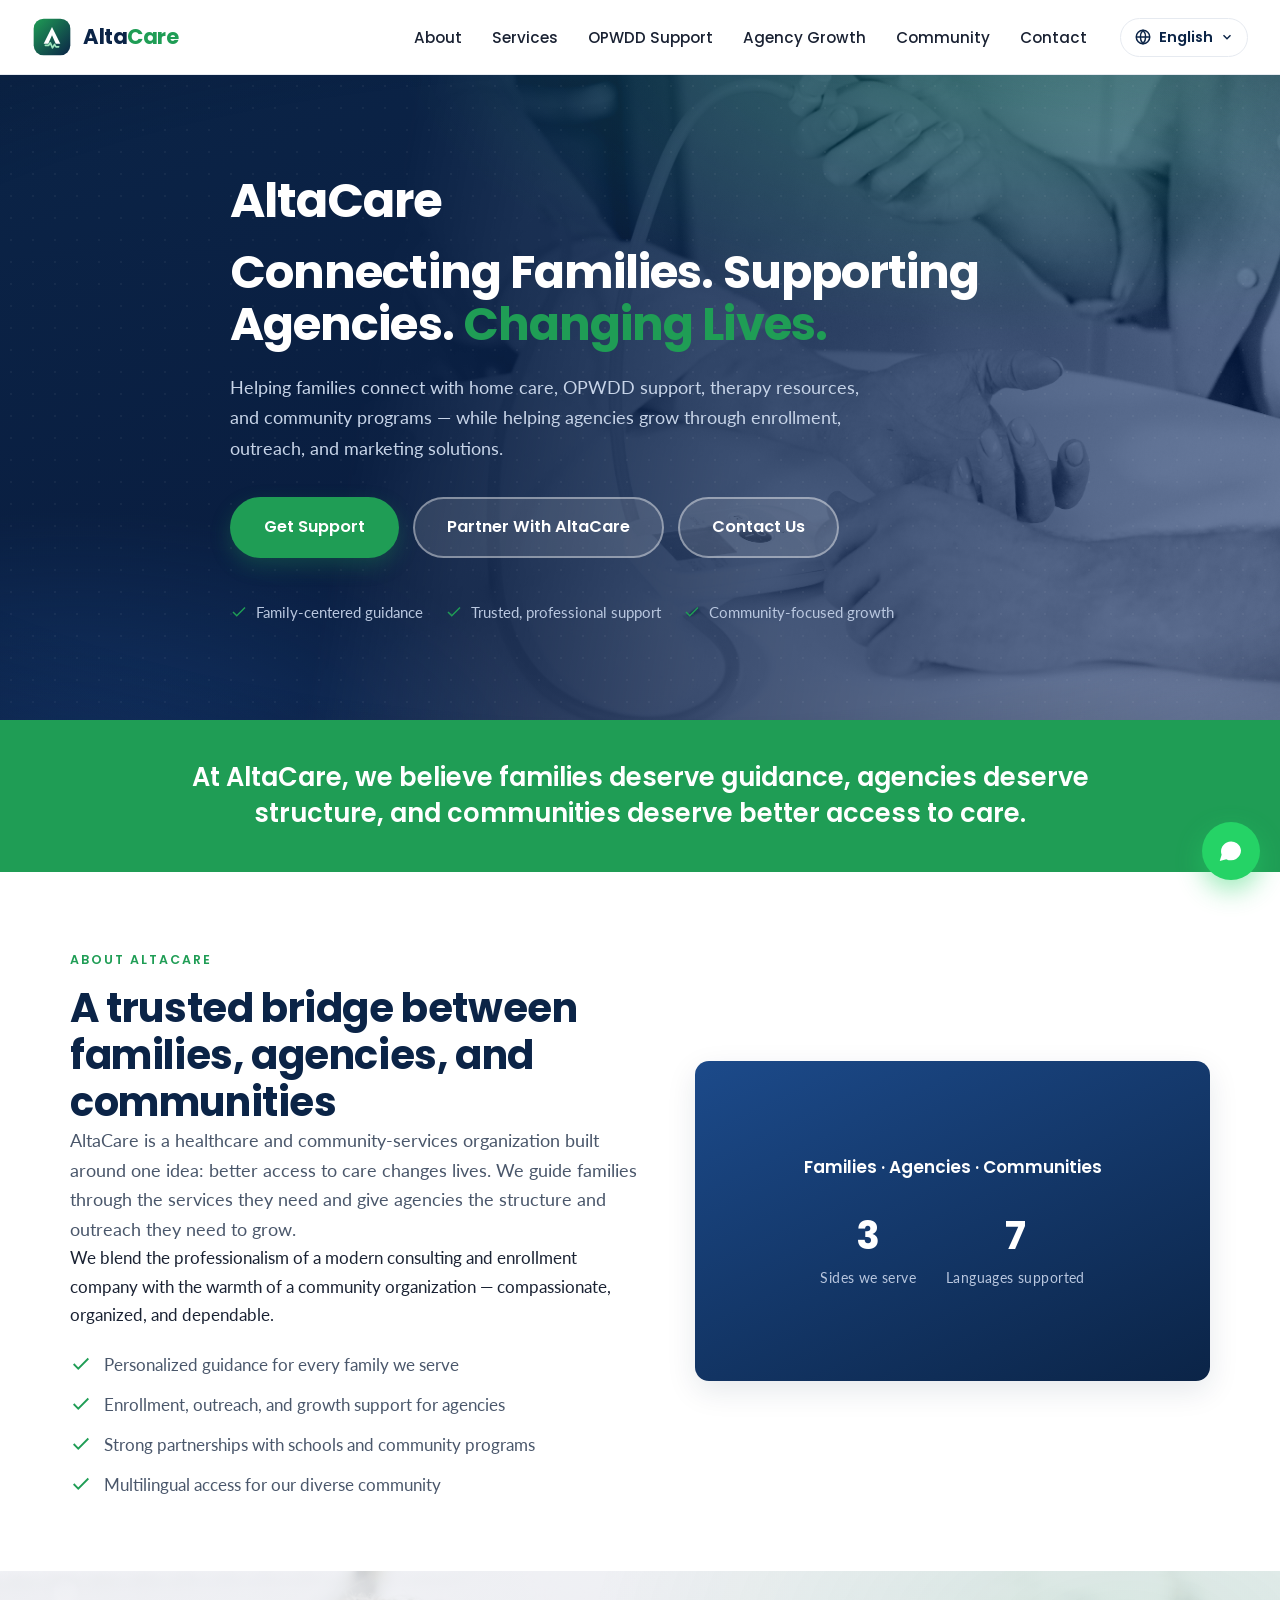
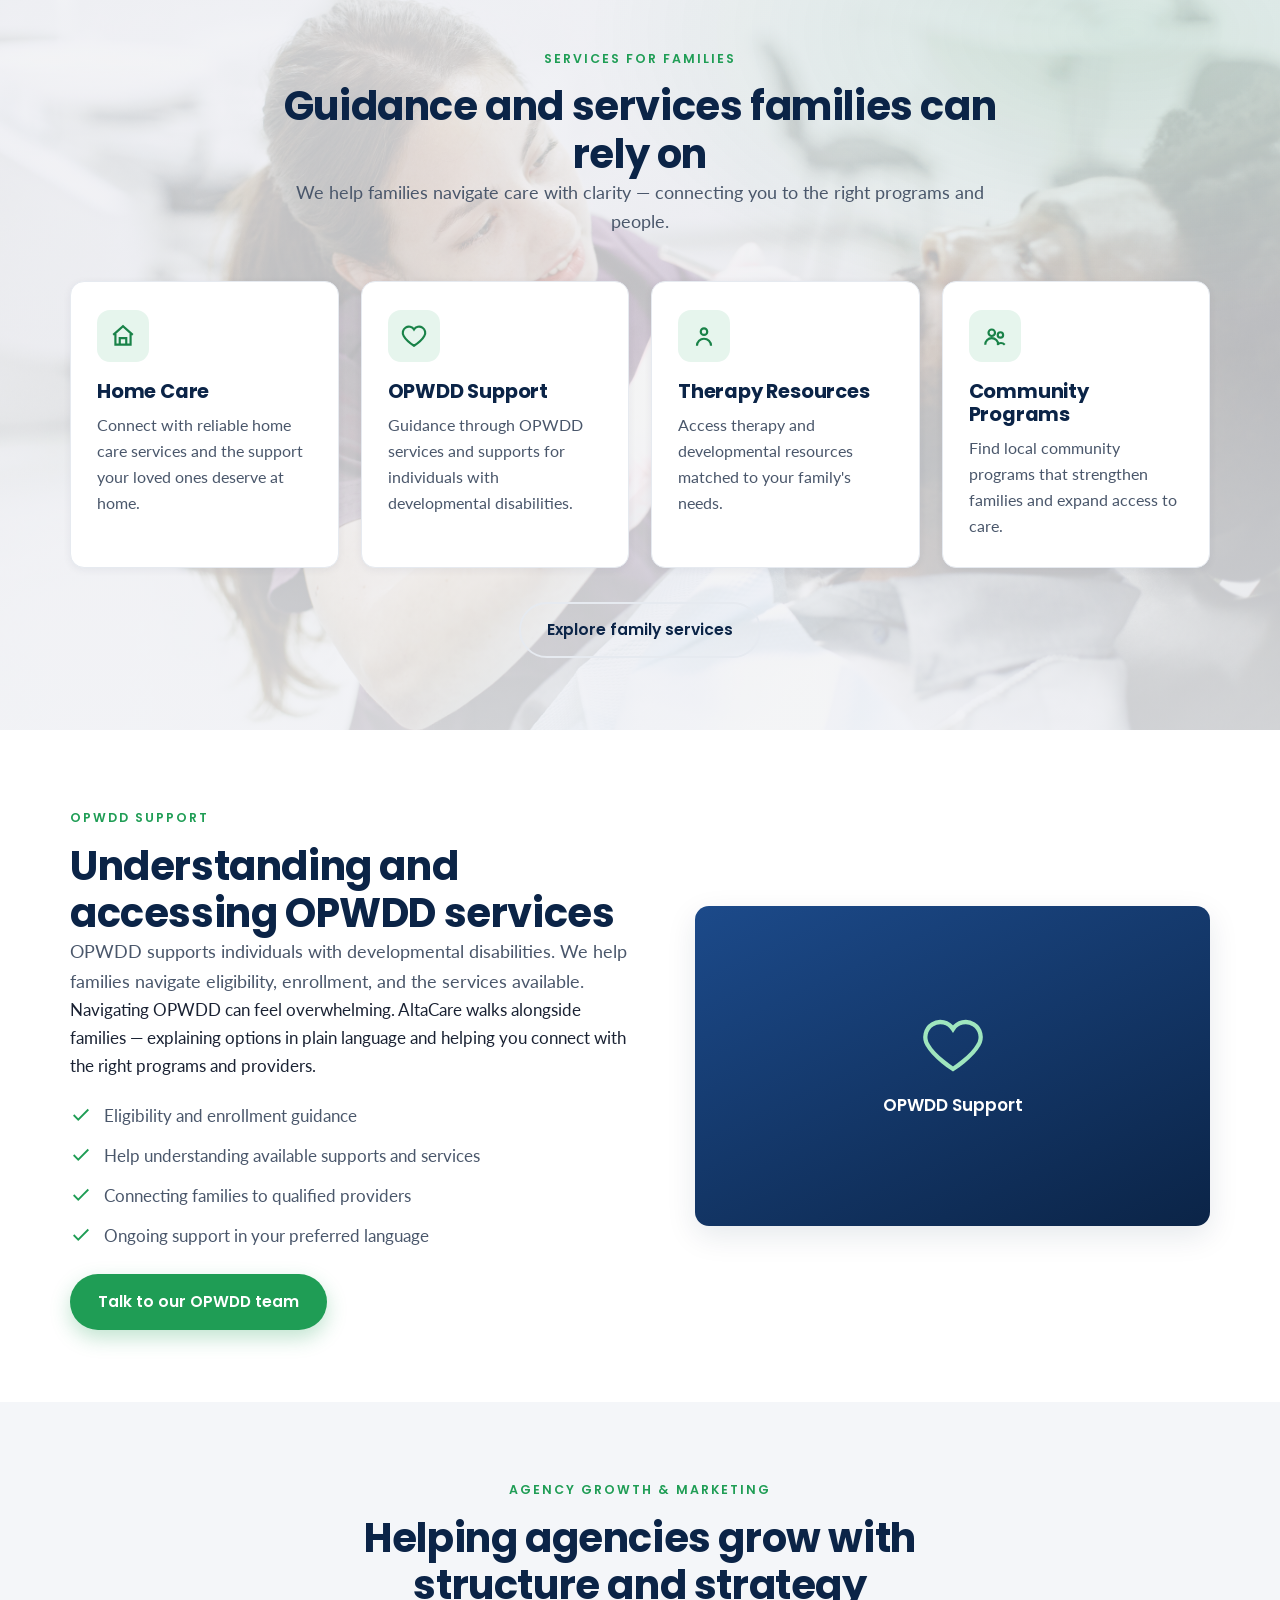
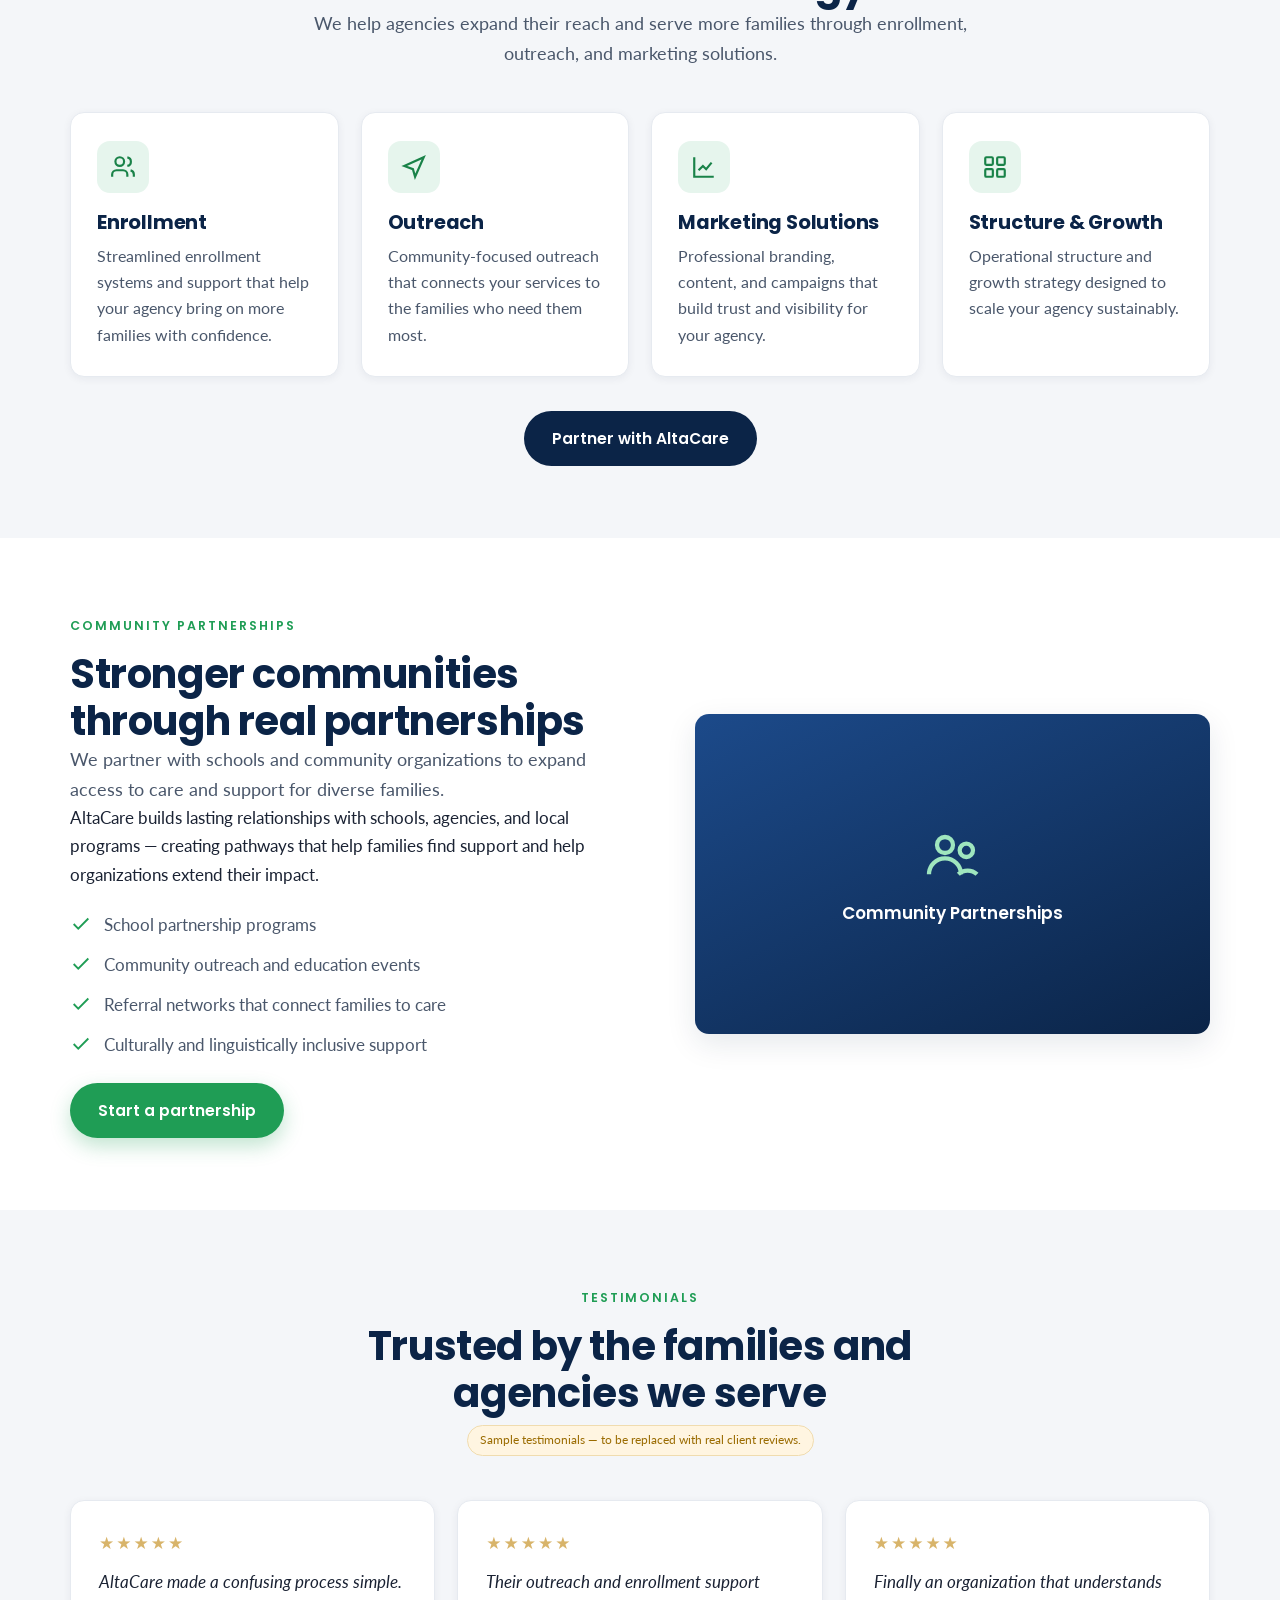
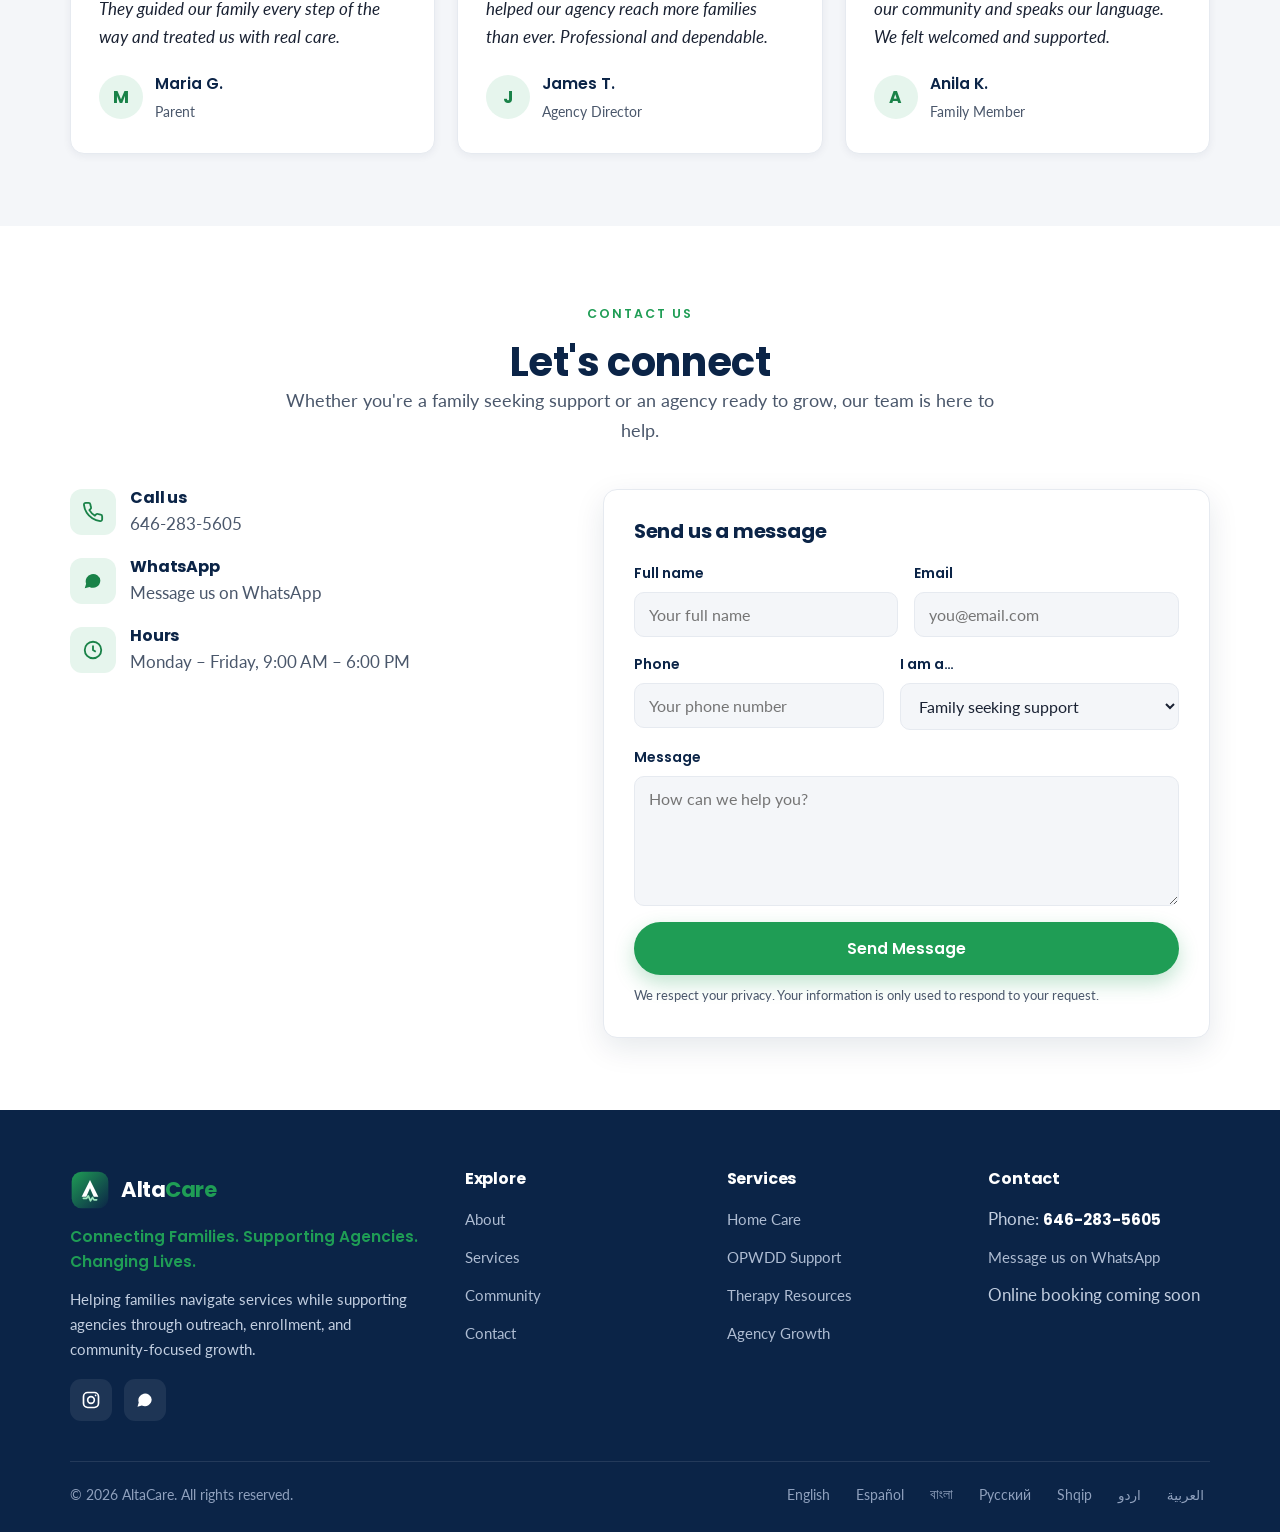
<file: index.html>
<!DOCTYPE html>
<html lang="en">
<head>
  <meta charset="UTF-8" />
  <meta name="viewport" content="width=device-width, initial-scale=1.0" />
  <title>AltaCare — Connecting Families. Supporting Agencies. Changing Lives.</title>
  <meta name="description" content="AltaCare helps families connect with home care, OPWDD support, therapy resources, and community programs while helping agencies grow through enrollment, outreach, and marketing." />
  <meta name="theme-color" content="#0B2447" />

  <!-- Canonical & language alternates (SEO per language) -->
  <link rel="canonical" href="https://www.altacare.org/" />
  <link rel="alternate" hreflang="en" href="https://www.altacare.org/?lang=en" />
  <link rel="alternate" hreflang="es" href="https://www.altacare.org/?lang=es" />
  <link rel="alternate" hreflang="bn" href="https://www.altacare.org/?lang=bn" />
  <link rel="alternate" hreflang="ru" href="https://www.altacare.org/?lang=ru" />
  <link rel="alternate" hreflang="sq" href="https://www.altacare.org/?lang=sq" />
  <link rel="alternate" hreflang="ur" href="https://www.altacare.org/?lang=ur" />
  <link rel="alternate" hreflang="ar" href="https://www.altacare.org/?lang=ar" />
  <link rel="alternate" hreflang="x-default" href="https://www.altacare.org/" />

  <!-- Open Graph / social -->
  <meta property="og:type" content="website" />
  <meta property="og:site_name" content="AltaCare" />
  <meta property="og:title" content="AltaCare — Connecting Families. Supporting Agencies. Changing Lives." />
  <meta property="og:description" content="Helping families connect with care and helping agencies grow through enrollment, outreach, and marketing." />
  <meta property="og:url" content="https://www.altacare.org/" />
  <meta property="og:locale" content="en" />

  <!-- Icons & fonts -->
  <link rel="icon" type="image/svg+xml" href="assets/favicon.svg" />
  <link rel="preconnect" href="https://fonts.googleapis.com" />
  <link rel="preconnect" href="https://fonts.gstatic.com" crossorigin />
  <link href="https://fonts.googleapis.com/css2?family=Poppins:wght@500;600;700&family=Lato:wght@400;700&family=Noto+Sans+Arabic:wght@400;600;700&display=swap" rel="stylesheet" />
  <link rel="stylesheet" href="css/styles.css" />

  <!-- Structured data: LocalBusiness -->
  <script type="application/ld+json">
  {
    "@context": "https://schema.org",
    "@type": "LocalBusiness",
    "name": "AltaCare",
    "slogan": "Connecting Families. Supporting Agencies. Changing Lives.",
    "description": "AltaCare helps families connect with home care, OPWDD support, therapy resources, and community programs while helping agencies grow through enrollment, outreach, and marketing.",
    "telephone": "+1-646-283-5605",
    "url": "https://www.altacare.org/",
    "areaServed": "United States",
    "knowsLanguage": ["en","es","bn","ru","sq"]
  }
  </script>
</head>

<body data-page="home" data-nav="closed">
  <a class="skip-link" href="#main">Skip to content</a>

  <!-- ===================== HEADER ===================== -->
  <header class="site-header">
    <div class="container header-inner">
      <a class="brand" href="index.html" aria-label="AltaCare home">
        <img class="brand__logo" src="assets/logo.svg" alt="AltaCare" width="40" height="40" />
        <span class="brand__name">Alta<b>Care</b></span>
      </a>

      <nav class="primary-nav" aria-label="Primary">
        <ul>
          <li><a href="index.html#about" data-i18n="nav.about">About</a></li>
          <li><a href="services.html" data-i18n="nav.services">Services</a></li>
          <li><a href="opwdd.html" data-i18n="nav.opwdd">OPWDD Support</a></li>
          <li><a href="agency-growth.html" data-i18n="nav.agency">Agency Growth</a></li>
          <li><a href="community.html" data-i18n="nav.community">Community</a></li>
          <li><a href="contact.html" data-i18n="nav.contact">Contact</a></li>
        </ul>
      </nav>

      <div class="header-actions">
        <!-- Language selector (menu built by main.js) -->
        <div class="lang" data-open="false">
          <button class="lang__toggle" type="button" aria-haspopup="listbox" aria-expanded="false" aria-label="Select language">
            <svg viewBox="0 0 24 24" fill="none" stroke="currentColor" stroke-width="2" aria-hidden="true"><circle cx="12" cy="12" r="9"/><path d="M3 12h18M12 3c2.5 2.5 3.5 6 3.5 9s-1 6.5-3.5 9c-2.5-2.5-3.5-6-3.5-9s1-6.5 3.5-9z"/></svg>
            <span class="lang__current">English</span>
            <svg class="lang__caret" viewBox="0 0 24 24" fill="none" stroke="currentColor" stroke-width="2.5" aria-hidden="true"><path d="M6 9l6 6 6-6"/></svg>
          </button>
          <div class="lang__menu" role="listbox" aria-label="Languages"></div>
        </div>

        <button class="nav-toggle" type="button" aria-label="Open menu" aria-expanded="false" aria-controls="primary-nav">
          <svg viewBox="0 0 24 24" fill="none" stroke="currentColor" stroke-width="2" aria-hidden="true"><path d="M3 6h18M3 12h18M3 18h18"/></svg>
        </button>
      </div>
    </div>
  </header>

  <main id="main">
    <!-- ===================== HERO ===================== -->
    <section class="hero">
      <div class="container hero__inner">
        <p class="hero__brand" data-i18n="hero.brand">AltaCare</p>
        <h1 class="hero__slogan" data-i18n="hero.slogan_html" data-i18n-html>Connecting Families. Supporting Agencies. <span>Changing Lives.</span></h1>
        <p class="hero__text" data-i18n="hero.text">Helping families connect with home care, OPWDD support, therapy resources, and community programs — while helping agencies grow through enrollment, outreach, and marketing solutions.</p>
        <div class="hero__cta">
          <a class="btn btn--primary btn--lg" href="contact.html" data-i18n="hero.ctaSupport">Get Support</a>
          <a class="btn btn--light btn--lg" href="agency-growth.html" data-i18n="hero.ctaPartner">Partner With AltaCare</a>
          <a class="btn btn--light btn--lg" href="contact.html" data-i18n="hero.ctaContact">Contact Us</a>
        </div>
        <div class="hero__badges">
          <span class="hero__badge"><svg viewBox="0 0 24 24" fill="none" stroke="currentColor" stroke-width="2"><path d="M20 6L9 17l-5-5"/></svg><span data-i18n="hero.badge1">Family-centered guidance</span></span>
          <span class="hero__badge"><svg viewBox="0 0 24 24" fill="none" stroke="currentColor" stroke-width="2"><path d="M20 6L9 17l-5-5"/></svg><span data-i18n="hero.badge2">Trusted, professional support</span></span>
          <span class="hero__badge"><svg viewBox="0 0 24 24" fill="none" stroke="currentColor" stroke-width="2"><path d="M20 6L9 17l-5-5"/></svg><span data-i18n="hero.badge3">Community-focused growth</span></span>
        </div>
      </div>
    </section>

    <!-- ===================== STATEMENT BAND ===================== -->
    <section class="statement">
      <div class="container">
        <p data-i18n="statement.text">At AltaCare, we believe families deserve guidance, agencies deserve structure, and communities deserve better access to care.</p>
      </div>
    </section>

    <!-- ===================== ABOUT ===================== -->
    <section class="section" id="about">
      <div class="container split">
        <div>
          <span class="eyebrow" data-i18n="about.eyebrow">About AltaCare</span>
          <h2 data-i18n="about.title">A trusted bridge between families, agencies, and communities</h2>
          <p class="lead" data-i18n="about.p1">AltaCare is a healthcare and community-services organization built around one idea: better access to care changes lives.</p>
          <p data-i18n="about.p2">We blend the professionalism of a modern consulting and enrollment company with the warmth of a community organization.</p>
          <ul class="checklist">
            <li><svg viewBox="0 0 24 24" fill="none" stroke="currentColor" stroke-width="2"><path d="M20 6L9 17l-5-5"/></svg><span data-i18n="about.point1">Personalized guidance for every family we serve</span></li>
            <li><svg viewBox="0 0 24 24" fill="none" stroke="currentColor" stroke-width="2"><path d="M20 6L9 17l-5-5"/></svg><span data-i18n="about.point2">Enrollment, outreach, and growth support for agencies</span></li>
            <li><svg viewBox="0 0 24 24" fill="none" stroke="currentColor" stroke-width="2"><path d="M20 6L9 17l-5-5"/></svg><span data-i18n="about.point3">Strong partnerships with schools and community programs</span></li>
            <li><svg viewBox="0 0 24 24" fill="none" stroke="currentColor" stroke-width="2"><path d="M20 6L9 17l-5-5"/></svg><span data-i18n="about.point4">Multilingual access for our diverse community</span></li>
          </ul>
        </div>
        <div class="split__media">
          <div>
            <p style="font-family:var(--font-head);font-weight:600;margin-bottom:22px;text-align:center;color:#fff" data-i18n="about.statTitle">Families · Agencies · Communities</p>
            <div class="stat-row">
              <div class="stat"><div class="stat__num" data-i18n="about.statNum1">3</div><div class="stat__label" data-i18n="about.statLabel1">Sides we serve</div></div>
              <div class="stat"><div class="stat__num" data-i18n="about.statNum2">5</div><div class="stat__label" data-i18n="about.statLabel2">Languages supported</div></div>
            </div>
          </div>
        </div>
      </div>
    </section>

    <!-- ===================== SERVICES FOR FAMILIES ===================== -->
    <section class="section section--gray" id="services">
      <div class="container">
        <div class="section__head section__head--center">
          <span class="eyebrow" data-i18n="services.eyebrow">Services for Families</span>
          <h2 data-i18n="services.title">Guidance and services families can rely on</h2>
          <p class="lead" data-i18n="services.lead">We help families navigate care with clarity.</p>
        </div>
        <div class="grid grid--4">
          <article class="card">
            <div class="card__icon"><svg viewBox="0 0 24 24" fill="none" stroke="currentColor" stroke-width="2"><path d="M3 11l9-8 9 8"/><path d="M5 10v10h14V10"/><path d="M9 20v-6h6v6"/></svg></div>
            <h3 data-i18n="services.homecare.title">Home Care</h3>
            <p data-i18n="services.homecare.text">Connect with reliable home care services and support at home.</p>
          </article>
          <article class="card">
            <div class="card__icon"><svg viewBox="0 0 24 24" fill="none" stroke="currentColor" stroke-width="2"><path d="M12 21s-7-4.5-9.5-9A5 5 0 0112 6a5 5 0 019.5 6c-2.5 4.5-9.5 9-9.5 9z"/></svg></div>
            <h3 data-i18n="services.opwdd.title">OPWDD Support</h3>
            <p data-i18n="services.opwdd.text">Guidance through OPWDD services and supports.</p>
          </article>
          <article class="card">
            <div class="card__icon"><svg viewBox="0 0 24 24" fill="none" stroke="currentColor" stroke-width="2"><circle cx="12" cy="8" r="3"/><path d="M5.5 21a6.5 6.5 0 0113 0"/></svg></div>
            <h3 data-i18n="services.therapy.title">Therapy Resources</h3>
            <p data-i18n="services.therapy.text">Access therapy and developmental resources for your family.</p>
          </article>
          <article class="card">
            <div class="card__icon"><svg viewBox="0 0 24 24" fill="none" stroke="currentColor" stroke-width="2"><circle cx="9" cy="9" r="3"/><circle cx="17" cy="11" r="2.5"/><path d="M3 20a6 6 0 0112 0"/><path d="M14 20a5 5 0 017 0"/></svg></div>
            <h3 data-i18n="services.community.title">Community Programs</h3>
            <p data-i18n="services.community.text">Find local community programs that strengthen families.</p>
          </article>
        </div>
        <div class="text-center" style="margin-top:34px"><a class="btn btn--ghost" href="services.html" data-i18n="services.cta">Explore family services</a></div>
      </div>
    </section>

    <!-- ===================== OPWDD ===================== -->
    <section class="section" id="opwdd">
      <div class="container split split--reverse">
        <div class="split__media">
          <div style="text-align:center">
            <svg viewBox="0 0 24 24" width="64" height="64" fill="none" stroke="#9FE6BE" stroke-width="1.6" style="margin:0 auto 14px"><path d="M12 21s-7-4.5-9.5-9A5 5 0 0112 6a5 5 0 019.5 6c-2.5 4.5-9.5 9-9.5 9z"/></svg>
            <p style="font-family:var(--font-head);font-weight:600;color:#fff" data-i18n="opwdd.eyebrow">OPWDD Support</p>
          </div>
        </div>
        <div>
          <span class="eyebrow" data-i18n="opwdd.eyebrow">OPWDD Support</span>
          <h2 data-i18n="opwdd.title">Understanding and accessing OPWDD services</h2>
          <p class="lead" data-i18n="opwdd.lead">OPWDD supports individuals with developmental disabilities.</p>
          <p data-i18n="opwdd.p1">Navigating OPWDD can feel overwhelming. AltaCare walks alongside families.</p>
          <ul class="checklist">
            <li><svg viewBox="0 0 24 24" fill="none" stroke="currentColor" stroke-width="2"><path d="M20 6L9 17l-5-5"/></svg><span data-i18n="opwdd.point1">Eligibility and enrollment guidance</span></li>
            <li><svg viewBox="0 0 24 24" fill="none" stroke="currentColor" stroke-width="2"><path d="M20 6L9 17l-5-5"/></svg><span data-i18n="opwdd.point2">Help understanding available supports and services</span></li>
            <li><svg viewBox="0 0 24 24" fill="none" stroke="currentColor" stroke-width="2"><path d="M20 6L9 17l-5-5"/></svg><span data-i18n="opwdd.point3">Connecting families to qualified providers</span></li>
            <li><svg viewBox="0 0 24 24" fill="none" stroke="currentColor" stroke-width="2"><path d="M20 6L9 17l-5-5"/></svg><span data-i18n="opwdd.point4">Ongoing support in your preferred language</span></li>
          </ul>
          <div style="margin-top:24px"><a class="btn btn--primary" href="opwdd.html" data-i18n="opwdd.cta">Talk to our OPWDD team</a></div>
        </div>
      </div>
    </section>

    <!-- ===================== AGENCY GROWTH ===================== -->
    <section class="section section--gray" id="agency">
      <div class="container">
        <div class="section__head section__head--center">
          <span class="eyebrow" data-i18n="agency.eyebrow">Agency Growth &amp; Marketing</span>
          <h2 data-i18n="agency.title">Helping agencies grow with structure and strategy</h2>
          <p class="lead" data-i18n="agency.lead">We help agencies expand their reach and serve more families.</p>
        </div>
        <div class="grid grid--4">
          <article class="card">
            <div class="card__icon"><svg viewBox="0 0 24 24" fill="none" stroke="currentColor" stroke-width="2"><path d="M16 21v-2a4 4 0 00-4-4H6a4 4 0 00-4 4v2"/><circle cx="9" cy="7" r="4"/><path d="M22 21v-2a4 4 0 00-3-3.87"/><path d="M16 3.13A4 4 0 0116 11"/></svg></div>
            <h3 data-i18n="agency.enrollment.title">Enrollment</h3>
            <p data-i18n="agency.enrollment.text">Streamlined enrollment systems and support.</p>
          </article>
          <article class="card">
            <div class="card__icon"><svg viewBox="0 0 24 24" fill="none" stroke="currentColor" stroke-width="2"><path d="M3 11l18-8-8 18-2-7-8-3z"/></svg></div>
            <h3 data-i18n="agency.outreach.title">Outreach</h3>
            <p data-i18n="agency.outreach.text">Community-focused outreach to the families who need it.</p>
          </article>
          <article class="card">
            <div class="card__icon"><svg viewBox="0 0 24 24" fill="none" stroke="currentColor" stroke-width="2"><path d="M3 3v18h18"/><path d="M7 15l4-4 3 3 5-6"/></svg></div>
            <h3 data-i18n="agency.marketing.title">Marketing Solutions</h3>
            <p data-i18n="agency.marketing.text">Professional branding, content, and campaigns.</p>
          </article>
          <article class="card">
            <div class="card__icon"><svg viewBox="0 0 24 24" fill="none" stroke="currentColor" stroke-width="2"><rect x="3" y="3" width="7" height="7" rx="1"/><rect x="14" y="3" width="7" height="7" rx="1"/><rect x="3" y="14" width="7" height="7" rx="1"/><rect x="14" y="14" width="7" height="7" rx="1"/></svg></div>
            <h3 data-i18n="agency.structure.title">Structure &amp; Growth</h3>
            <p data-i18n="agency.structure.text">Operational structure and growth strategy to scale.</p>
          </article>
        </div>
        <div class="text-center" style="margin-top:34px"><a class="btn btn--navy" href="agency-growth.html" data-i18n="agency.cta">Partner with AltaCare</a></div>
      </div>
    </section>

    <!-- ===================== COMMUNITY ===================== -->
    <section class="section" id="community">
      <div class="container split">
        <div>
          <span class="eyebrow" data-i18n="community.eyebrow">Community Partnerships</span>
          <h2 data-i18n="community.title">Stronger communities through real partnerships</h2>
          <p class="lead" data-i18n="community.lead">We partner with schools and community organizations.</p>
          <p data-i18n="community.p1">AltaCare builds lasting relationships with schools, agencies, and local programs.</p>
          <ul class="checklist">
            <li><svg viewBox="0 0 24 24" fill="none" stroke="currentColor" stroke-width="2"><path d="M20 6L9 17l-5-5"/></svg><span data-i18n="community.point1">School partnership programs</span></li>
            <li><svg viewBox="0 0 24 24" fill="none" stroke="currentColor" stroke-width="2"><path d="M20 6L9 17l-5-5"/></svg><span data-i18n="community.point2">Community outreach and education events</span></li>
            <li><svg viewBox="0 0 24 24" fill="none" stroke="currentColor" stroke-width="2"><path d="M20 6L9 17l-5-5"/></svg><span data-i18n="community.point3">Referral networks that connect families to care</span></li>
            <li><svg viewBox="0 0 24 24" fill="none" stroke="currentColor" stroke-width="2"><path d="M20 6L9 17l-5-5"/></svg><span data-i18n="community.point4">Culturally and linguistically inclusive support</span></li>
          </ul>
          <div style="margin-top:24px"><a class="btn btn--primary" href="community.html" data-i18n="community.cta">Start a partnership</a></div>
        </div>
        <div class="split__media">
          <div style="text-align:center">
            <svg viewBox="0 0 24 24" width="64" height="64" fill="none" stroke="#9FE6BE" stroke-width="1.6" style="margin:0 auto 14px"><circle cx="9" cy="9" r="3"/><circle cx="17" cy="11" r="2.5"/><path d="M3 20a6 6 0 0112 0"/><path d="M14 20a5 5 0 017 0"/></svg>
            <p style="font-family:var(--font-head);font-weight:600;color:#fff" data-i18n="community.eyebrow">Community Partnerships</p>
          </div>
        </div>
      </div>
    </section>

    <!-- ===================== TESTIMONIALS ===================== -->
    <section class="section section--gray">
      <div class="container">
        <div class="section__head section__head--center">
          <span class="eyebrow" data-i18n="testimonials.eyebrow">Testimonials</span>
          <h2 data-i18n="testimonials.title">Trusted by the families and agencies we serve</h2>
          <span class="note-pill" data-i18n="testimonials.note">Sample testimonials — to be replaced with real client reviews.</span>
        </div>
        <div class="grid grid--3">
          <figure class="testimonial">
            <div class="testimonial__stars" aria-hidden="true">★★★★★</div>
            <blockquote class="testimonial__quote" data-i18n="testimonials.t1.quote">AltaCare made a confusing process simple.</blockquote>
            <figcaption class="testimonial__who">
              <span class="testimonial__avatar">M</span>
              <span><span class="testimonial__name" data-i18n="testimonials.t1.name">Maria G.</span><br><span class="testimonial__role" data-i18n="testimonials.t1.role">Parent</span></span>
            </figcaption>
          </figure>
          <figure class="testimonial">
            <div class="testimonial__stars" aria-hidden="true">★★★★★</div>
            <blockquote class="testimonial__quote" data-i18n="testimonials.t2.quote">Their outreach and enrollment support helped our agency.</blockquote>
            <figcaption class="testimonial__who">
              <span class="testimonial__avatar">J</span>
              <span><span class="testimonial__name" data-i18n="testimonials.t2.name">James T.</span><br><span class="testimonial__role" data-i18n="testimonials.t2.role">Agency Director</span></span>
            </figcaption>
          </figure>
          <figure class="testimonial">
            <div class="testimonial__stars" aria-hidden="true">★★★★★</div>
            <blockquote class="testimonial__quote" data-i18n="testimonials.t3.quote">Finally an organization that speaks our language.</blockquote>
            <figcaption class="testimonial__who">
              <span class="testimonial__avatar">A</span>
              <span><span class="testimonial__name" data-i18n="testimonials.t3.name">Anila K.</span><br><span class="testimonial__role" data-i18n="testimonials.t3.role">Family Member</span></span>
            </figcaption>
          </figure>
        </div>
      </div>
    </section>

    <!-- ===================== CONTACT ===================== -->
    <section class="section" id="contact">
      <div class="container">
        <div class="section__head section__head--center">
          <span class="eyebrow" data-i18n="contact.eyebrow">Contact Us</span>
          <h2 data-i18n="contact.title">Let's connect</h2>
          <p class="lead" data-i18n="contact.lead">Whether you're a family seeking support or an agency ready to grow, our team is here to help.</p>
        </div>
        <div class="contact-grid">
          <div class="contact-info">
            <div class="contact-item">
              <div class="contact-item__icon"><svg viewBox="0 0 24 24" fill="none" stroke="currentColor" stroke-width="2"><path d="M22 16.92v3a2 2 0 01-2.18 2 19.8 19.8 0 01-8.63-3.07 19.5 19.5 0 01-6-6 19.8 19.8 0 01-3.07-8.67A2 2 0 014.11 2h3a2 2 0 012 1.72c.13.96.36 1.9.7 2.81a2 2 0 01-.45 2.11L8.09 9.91a16 16 0 006 6l1.27-1.27a2 2 0 012.11-.45c.9.34 1.85.57 2.81.7A2 2 0 0122 16.92z"/></svg></div>
              <div><h4 data-i18n="contact.phoneTitle">Call us</h4><a href="tel:+16462835605" data-i18n="contact.phoneValue">646-283-5605</a></div>
            </div>
            <div class="contact-item">
              <div class="contact-item__icon"><svg viewBox="0 0 24 24" fill="currentColor"><path d="M20 11.5a8 8 0 01-11.8 7L3 20l1.5-5A8 8 0 1120 11.5z"/></svg></div>
              <div><h4 data-i18n="contact.whatsappTitle">WhatsApp</h4><a data-whatsapp="Hello AltaCare, I'd like to learn more." data-i18n="contact.whatsappValue">Message us on WhatsApp</a></div>
            </div>
            <div class="contact-item">
              <div class="contact-item__icon"><svg viewBox="0 0 24 24" fill="none" stroke="currentColor" stroke-width="2"><circle cx="12" cy="12" r="9"/><path d="M12 7v5l3 2"/></svg></div>
              <div><h4 data-i18n="contact.hoursTitle">Hours</h4><p data-i18n="contact.hoursValue">Monday – Friday, 9:00 AM – 6:00 PM</p></div>
            </div>
          </div>

          <form class="form" data-altacare-form novalidate>
            <h3 style="margin-bottom:18px" data-i18n="contact.form.heading">Send us a message</h3>
            <div class="form__row form__row--2">
              <div class="field">
                <label for="name" data-i18n="contact.form.name">Full name</label>
                <input id="name" name="name" type="text" required data-i18n-attr="placeholder:contact.form.namePh" placeholder="Your full name" />
              </div>
              <div class="field">
                <label for="email" data-i18n="contact.form.email">Email</label>
                <input id="email" name="email" type="email" required data-i18n-attr="placeholder:contact.form.emailPh" placeholder="you@email.com" />
              </div>
            </div>
            <div class="form__row form__row--2">
              <div class="field">
                <label for="phone" data-i18n="contact.form.phone">Phone</label>
                <input id="phone" name="phone" type="tel" data-i18n-attr="placeholder:contact.form.phonePh" placeholder="Your phone number" />
              </div>
              <div class="field">
                <label for="reason" data-i18n="contact.form.reason">I am a…</label>
                <select id="reason" name="reason">
                  <option value="family" data-i18n="contact.form.reasonFamily">Family seeking support</option>
                  <option value="agency" data-i18n="contact.form.reasonAgency">Agency interested in partnership</option>
                  <option value="other" data-i18n="contact.form.reasonOther">Other</option>
                </select>
              </div>
            </div>
            <div class="form__row">
              <div class="field">
                <label for="message" data-i18n="contact.form.message">Message</label>
                <textarea id="message" name="message" required data-i18n-attr="placeholder:contact.form.messagePh" placeholder="How can we help you?"></textarea>
              </div>
            </div>
            <button class="btn btn--primary form__submit" type="submit" data-i18n="contact.form.submit">Send Message</button>
            <p class="form__status" role="status" aria-live="polite"></p>
            <p class="form__hint" data-i18n="contact.form.hint">We respect your privacy.</p>
          </form>
        </div>
      </div>
    </section>
  </main>

  <!-- ===================== FOOTER ===================== -->
  <footer class="site-footer">
    <div class="container">
      <div class="footer-grid">
        <div class="footer-brand">
          <a class="brand" href="index.html" aria-label="AltaCare home">
            <img class="brand__logo" src="assets/logo.svg" alt="AltaCare" width="38" height="38" />
            <span class="brand__name">Alta<b style="color:var(--green)">Care</b></span>
          </a>
          <p class="footer-brand__slogan" data-i18n="footer.slogan">Connecting Families. Supporting Agencies. Changing Lives.</p>
          <p data-i18n="footer.blurb">Helping families navigate services while supporting agencies through outreach, enrollment, and community-focused growth.</p>
          <div class="social">
            <a href="https://instagram.com/" target="_blank" rel="noopener" aria-label="Instagram">
              <svg viewBox="0 0 24 24" fill="none" stroke="currentColor" stroke-width="2"><rect x="3" y="3" width="18" height="18" rx="5"/><circle cx="12" cy="12" r="4"/><circle cx="17.5" cy="6.5" r="1" fill="currentColor" stroke="none"/></svg>
            </a>
            <a data-whatsapp="Hello AltaCare, I'd like to learn more." aria-label="WhatsApp">
              <svg viewBox="0 0 24 24" fill="currentColor"><path d="M20 11.5a8 8 0 01-11.8 7L3 20l1.5-5A8 8 0 1120 11.5z"/></svg>
            </a>
          </div>
        </div>

        <div class="footer-col">
          <h4 data-i18n="footer.exploreTitle">Explore</h4>
          <ul>
            <li><a href="index.html#about" data-i18n="nav.about">About</a></li>
            <li><a href="services.html" data-i18n="nav.services">Services</a></li>
            <li><a href="community.html" data-i18n="nav.community">Community</a></li>
            <li><a href="contact.html" data-i18n="nav.contact">Contact</a></li>
          </ul>
        </div>

        <div class="footer-col">
          <h4 data-i18n="footer.servicesTitle">Services</h4>
          <ul>
            <li><a href="services.html" data-i18n="services.homecare.title">Home Care</a></li>
            <li><a href="opwdd.html" data-i18n="nav.opwdd">OPWDD Support</a></li>
            <li><a href="services.html" data-i18n="services.therapy.title">Therapy Resources</a></li>
            <li><a href="agency-growth.html" data-i18n="nav.agency">Agency Growth</a></li>
          </ul>
        </div>

        <div class="footer-col">
          <h4 data-i18n="footer.contactTitle">Contact</h4>
          <ul>
            <li><span data-i18n="footer.phoneLabel">Phone</span>: <a class="footer-phone" href="tel:+16462835605">646-283-5605</a></li>
            <li><a data-whatsapp="Hello AltaCare, I'd like to learn more." data-i18n="contact.whatsappValue">Message us on WhatsApp</a></li>
            <li><span data-i18n="footer.bookingSoon">Online booking coming soon</span></li>
          </ul>
        </div>
      </div>

      <div class="footer-bottom">
        <span>© <span data-year>2026</span> AltaCare. <span data-i18n="footer.rights">All rights reserved.</span></span>
        <div class="footer-langs" aria-label="Choose language">
          <button type="button" data-lang="en">English</button>
          <button type="button" data-lang="es">Español</button>
          <button type="button" data-lang="bn">বাংলা</button>
          <button type="button" data-lang="ru">Русский</button>
          <button type="button" data-lang="sq">Shqip</button>
          <button type="button" data-lang="ur">اردو</button>
          <button type="button" data-lang="ar">العربية</button>
        </div>
      </div>
    </div>
  </footer>

  <!-- Floating WhatsApp -->
  <a class="whatsapp-float" data-whatsapp="Hello AltaCare, I'd like to learn more." aria-label="Chat on WhatsApp">
    <svg viewBox="0 0 24 24" fill="currentColor"><path d="M20 11.5a8 8 0 01-11.8 7L3 20l1.5-5A8 8 0 1120 11.5z"/></svg>
  </a>

  <!-- Translations (plain scripts, no fetch → works on file://) -->
  <script src="js/i18n/en.js"></script>
  <script src="js/i18n/es.js"></script>
  <script src="js/i18n/bn.js"></script>
  <script src="js/i18n/ru.js"></script>
  <script src="js/i18n/sq.js"></script>
  <script src="js/i18n/ur.js"></script>
  <script src="js/i18n/ar.js"></script>
  <!-- Engine + UI -->
  <script src="js/i18n.js"></script>
  <script src="js/main.js"></script>
</body>
</html>
</file>
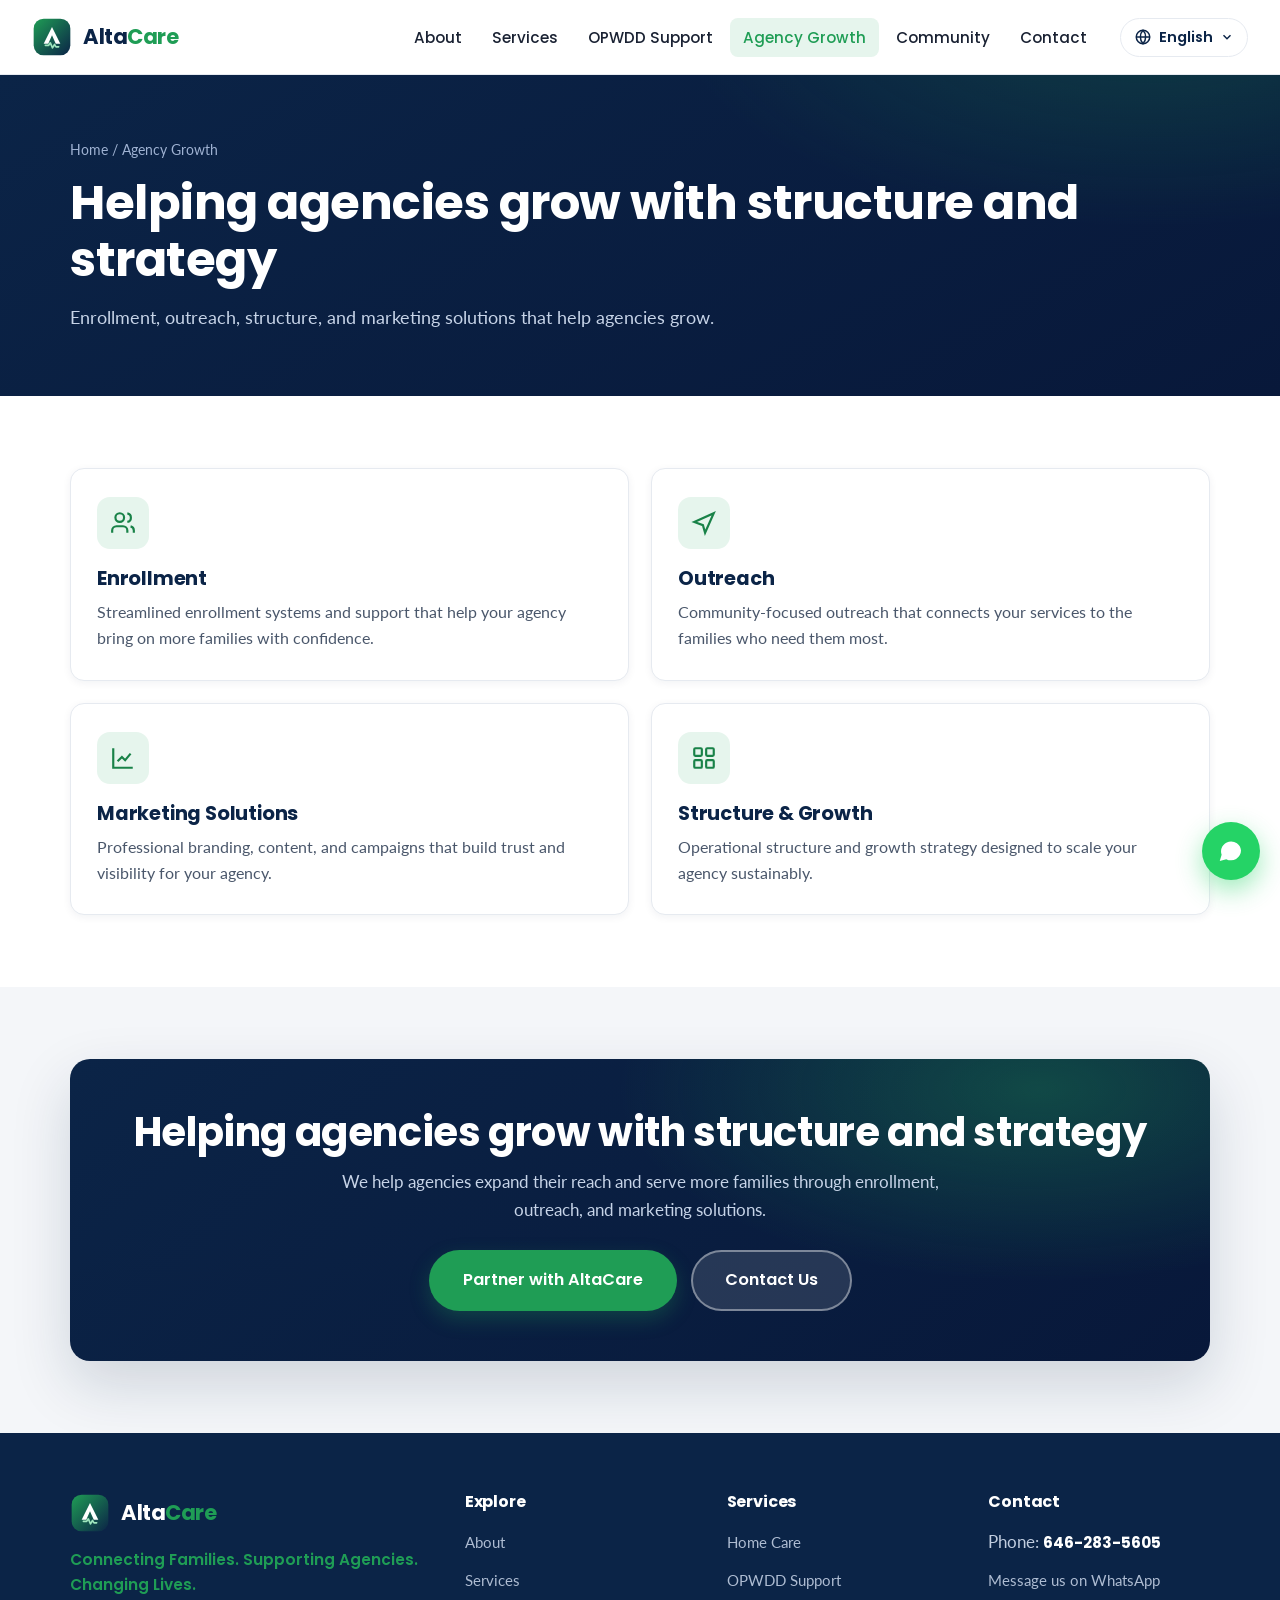
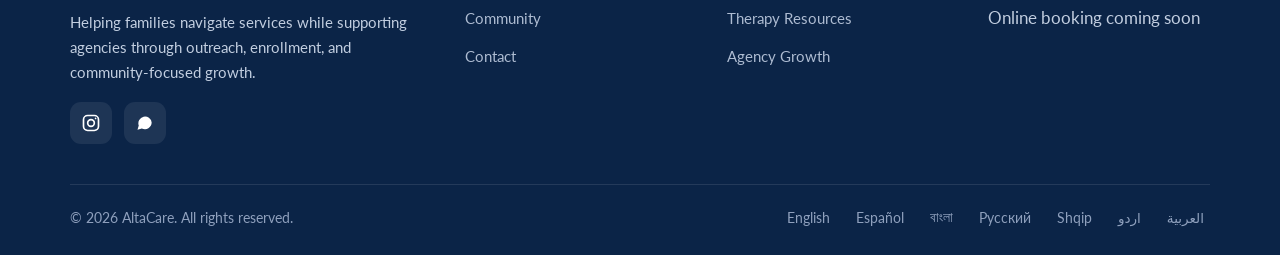
<file: agency-growth.html>
<!DOCTYPE html>
<html lang="en">
<head>
  <meta charset="UTF-8" />
  <meta name="viewport" content="width=device-width, initial-scale=1.0" />
  <title>Agency Growth & Marketing — AltaCare</title>
  <meta name="description" content="AltaCare helps agencies grow through enrollment, outreach, structure, and community-focused marketing solutions." />
  <meta name="theme-color" content="#0B2447" />
  <link rel="canonical" href="https://www.altacare.org/agency-growth.html" />
  <link rel="alternate" hreflang="en" href="https://www.altacare.org/agency-growth.html?lang=en" />
  <link rel="alternate" hreflang="es" href="https://www.altacare.org/agency-growth.html?lang=es" />
  <link rel="alternate" hreflang="bn" href="https://www.altacare.org/agency-growth.html?lang=bn" />
  <link rel="alternate" hreflang="ru" href="https://www.altacare.org/agency-growth.html?lang=ru" />
  <link rel="alternate" hreflang="sq" href="https://www.altacare.org/agency-growth.html?lang=sq" />
  <link rel="alternate" hreflang="ur" href="https://www.altacare.org/agency-growth.html?lang=ur" />
  <link rel="alternate" hreflang="ar" href="https://www.altacare.org/agency-growth.html?lang=ar" />
  <link rel="alternate" hreflang="x-default" href="https://www.altacare.org/agency-growth.html" />
  <meta property="og:type" content="website" />
  <meta property="og:site_name" content="AltaCare" />
  <meta property="og:title" content="Agency Growth & Marketing — AltaCare" />
  <meta property="og:description" content="Enrollment, outreach, structure, and marketing solutions that help agencies grow." />
  <meta property="og:url" content="https://www.altacare.org/agency-growth.html" />
  <meta property="og:locale" content="en" />
  <link rel="icon" type="image/svg+xml" href="assets/favicon.svg" />
  <link rel="preconnect" href="https://fonts.googleapis.com" />
  <link rel="preconnect" href="https://fonts.gstatic.com" crossorigin />
  <link href="https://fonts.googleapis.com/css2?family=Poppins:wght@500;600;700&family=Lato:wght@400;700&family=Noto+Sans+Arabic:wght@400;600;700&display=swap" rel="stylesheet" />
  <link rel="stylesheet" href="css/styles.css" />
</head>
<body data-page="agency" data-nav="closed">
  <a class="skip-link" href="#main">Skip to content</a>

  <header class="site-header">
    <div class="container header-inner">
      <a class="brand" href="index.html" aria-label="AltaCare home">
        <img class="brand__logo" src="assets/logo.svg" alt="AltaCare" width="40" height="40" />
        <span class="brand__name">Alta<b>Care</b></span>
      </a>
      <nav class="primary-nav" aria-label="Primary">
        <ul>
          <li><a href="index.html#about" data-i18n="nav.about">About</a></li>
          <li><a href="services.html" data-i18n="nav.services">Services</a></li>
          <li><a href="opwdd.html" data-i18n="nav.opwdd">OPWDD Support</a></li>
          <li><a href="agency-growth.html" aria-current="page" data-i18n="nav.agency">Agency Growth</a></li>
          <li><a href="community.html" data-i18n="nav.community">Community</a></li>
          <li><a href="contact.html" data-i18n="nav.contact">Contact</a></li>
        </ul>
      </nav>
      <div class="header-actions">
        <div class="lang" data-open="false">
          <button class="lang__toggle" type="button" aria-haspopup="listbox" aria-expanded="false" aria-label="Select language">
            <svg viewBox="0 0 24 24" fill="none" stroke="currentColor" stroke-width="2" aria-hidden="true"><circle cx="12" cy="12" r="9"/><path d="M3 12h18M12 3c2.5 2.5 3.5 6 3.5 9s-1 6.5-3.5 9c-2.5-2.5-3.5-6-3.5-9s1-6.5 3.5-9z"/></svg>
            <span class="lang__current">English</span>
            <svg class="lang__caret" viewBox="0 0 24 24" fill="none" stroke="currentColor" stroke-width="2.5" aria-hidden="true"><path d="M6 9l6 6 6-6"/></svg>
          </button>
          <div class="lang__menu" role="listbox" aria-label="Languages"></div>
        </div>
        <button class="nav-toggle" type="button" aria-label="Open menu" aria-expanded="false">
          <svg viewBox="0 0 24 24" fill="none" stroke="currentColor" stroke-width="2" aria-hidden="true"><path d="M3 6h18M3 12h18M3 18h18"/></svg>
        </button>
      </div>
    </div>
  </header>

  <main id="main">
    <section class="page-hero">
      <div class="container">
        <p class="breadcrumb"><a href="index.html" data-i18n="breadcrumb.home">Home</a> / <span data-i18n="nav.agency">Agency Growth</span></p>
        <h1 data-i18n="agency.title">Helping agencies grow with structure and strategy</h1>
        <p data-i18n="pages.agency.lead">Enrollment, outreach, structure, and marketing solutions that help agencies grow.</p>
      </div>
    </section>

    <section class="section">
      <div class="container">
        <div class="grid grid--2">
          <article class="card">
            <div class="card__icon"><svg viewBox="0 0 24 24" fill="none" stroke="currentColor" stroke-width="2"><path d="M16 21v-2a4 4 0 00-4-4H6a4 4 0 00-4 4v2"/><circle cx="9" cy="7" r="4"/><path d="M22 21v-2a4 4 0 00-3-3.87"/><path d="M16 3.13A4 4 0 0116 11"/></svg></div>
            <h3 data-i18n="agency.enrollment.title">Enrollment</h3>
            <p data-i18n="agency.enrollment.text">Streamlined enrollment systems and support.</p>
          </article>
          <article class="card">
            <div class="card__icon"><svg viewBox="0 0 24 24" fill="none" stroke="currentColor" stroke-width="2"><path d="M3 11l18-8-8 18-2-7-8-3z"/></svg></div>
            <h3 data-i18n="agency.outreach.title">Outreach</h3>
            <p data-i18n="agency.outreach.text">Community-focused outreach to the families who need it.</p>
          </article>
          <article class="card">
            <div class="card__icon"><svg viewBox="0 0 24 24" fill="none" stroke="currentColor" stroke-width="2"><path d="M3 3v18h18"/><path d="M7 15l4-4 3 3 5-6"/></svg></div>
            <h3 data-i18n="agency.marketing.title">Marketing Solutions</h3>
            <p data-i18n="agency.marketing.text">Professional branding, content, and campaigns.</p>
          </article>
          <article class="card">
            <div class="card__icon"><svg viewBox="0 0 24 24" fill="none" stroke="currentColor" stroke-width="2"><rect x="3" y="3" width="7" height="7" rx="1"/><rect x="14" y="3" width="7" height="7" rx="1"/><rect x="3" y="14" width="7" height="7" rx="1"/><rect x="14" y="14" width="7" height="7" rx="1"/></svg></div>
            <h3 data-i18n="agency.structure.title">Structure &amp; Growth</h3>
            <p data-i18n="agency.structure.text">Operational structure and growth strategy to scale.</p>
          </article>
        </div>
      </div>
    </section>

    <section class="section section--gray">
      <div class="container">
        <div class="cta-band">
          <h2 data-i18n="agency.title">Helping agencies grow with structure and strategy</h2>
          <p data-i18n="agency.lead">We help agencies expand their reach and serve more families.</p>
          <div class="hero__cta">
            <a class="btn btn--primary btn--lg" href="contact.html" data-i18n="agency.cta">Partner with AltaCare</a>
            <a class="btn btn--light btn--lg" href="contact.html" data-i18n="hero.ctaContact">Contact Us</a>
          </div>
        </div>
      </div>
    </section>
  </main>

  <footer class="site-footer">
    <div class="container">
      <div class="footer-grid">
        <div class="footer-brand">
          <a class="brand" href="index.html" aria-label="AltaCare home">
            <img class="brand__logo" src="assets/logo.svg" alt="AltaCare" width="38" height="38" />
            <span class="brand__name">Alta<b style="color:var(--green)">Care</b></span>
          </a>
          <p class="footer-brand__slogan" data-i18n="footer.slogan">Connecting Families. Supporting Agencies. Changing Lives.</p>
          <p data-i18n="footer.blurb">Helping families navigate services while supporting agencies through outreach, enrollment, and community-focused growth.</p>
          <div class="social">
            <a href="https://instagram.com/" target="_blank" rel="noopener" aria-label="Instagram"><svg viewBox="0 0 24 24" fill="none" stroke="currentColor" stroke-width="2"><rect x="3" y="3" width="18" height="18" rx="5"/><circle cx="12" cy="12" r="4"/><circle cx="17.5" cy="6.5" r="1" fill="currentColor" stroke="none"/></svg></a>
            <a data-whatsapp="Hello AltaCare, I'd like to learn more." aria-label="WhatsApp"><svg viewBox="0 0 24 24" fill="currentColor"><path d="M20 11.5a8 8 0 01-11.8 7L3 20l1.5-5A8 8 0 1120 11.5z"/></svg></a>
          </div>
        </div>
        <div class="footer-col"><h4 data-i18n="footer.exploreTitle">Explore</h4><ul>
          <li><a href="index.html#about" data-i18n="nav.about">About</a></li>
          <li><a href="services.html" data-i18n="nav.services">Services</a></li>
          <li><a href="community.html" data-i18n="nav.community">Community</a></li>
          <li><a href="contact.html" data-i18n="nav.contact">Contact</a></li>
        </ul></div>
        <div class="footer-col"><h4 data-i18n="footer.servicesTitle">Services</h4><ul>
          <li><a href="services.html" data-i18n="services.homecare.title">Home Care</a></li>
          <li><a href="opwdd.html" data-i18n="nav.opwdd">OPWDD Support</a></li>
          <li><a href="services.html" data-i18n="services.therapy.title">Therapy Resources</a></li>
          <li><a href="agency-growth.html" data-i18n="nav.agency">Agency Growth</a></li>
        </ul></div>
        <div class="footer-col"><h4 data-i18n="footer.contactTitle">Contact</h4><ul>
          <li><span data-i18n="footer.phoneLabel">Phone</span>: <a class="footer-phone" href="tel:+16462835605">646-283-5605</a></li>
          <li><a data-whatsapp="Hello AltaCare, I'd like to learn more." data-i18n="contact.whatsappValue">Message us on WhatsApp</a></li>
          <li><span data-i18n="footer.bookingSoon">Online booking coming soon</span></li>
        </ul></div>
      </div>
      <div class="footer-bottom">
        <span>© <span data-year>2026</span> AltaCare. <span data-i18n="footer.rights">All rights reserved.</span></span>
        <div class="footer-langs" aria-label="Choose language">
          <button type="button" data-lang="en">English</button>
          <button type="button" data-lang="es">Español</button>
          <button type="button" data-lang="bn">বাংলা</button>
          <button type="button" data-lang="ru">Русский</button>
          <button type="button" data-lang="sq">Shqip</button>
          <button type="button" data-lang="ur">اردو</button>
          <button type="button" data-lang="ar">العربية</button>
        </div>
      </div>
    </div>
  </footer>

  <a class="whatsapp-float" data-whatsapp="Hello AltaCare, I'd like to learn more." aria-label="Chat on WhatsApp"><svg viewBox="0 0 24 24" fill="currentColor"><path d="M20 11.5a8 8 0 01-11.8 7L3 20l1.5-5A8 8 0 1120 11.5z"/></svg></a>

  <script src="js/i18n/en.js"></script>
  <script src="js/i18n/es.js"></script>
  <script src="js/i18n/bn.js"></script>
  <script src="js/i18n/ru.js"></script>
  <script src="js/i18n/sq.js"></script>
  <script src="js/i18n/ur.js"></script>
  <script src="js/i18n/ar.js"></script>
  <script src="js/i18n.js"></script>
  <script src="js/main.js"></script>
</body>
</html>
</file>
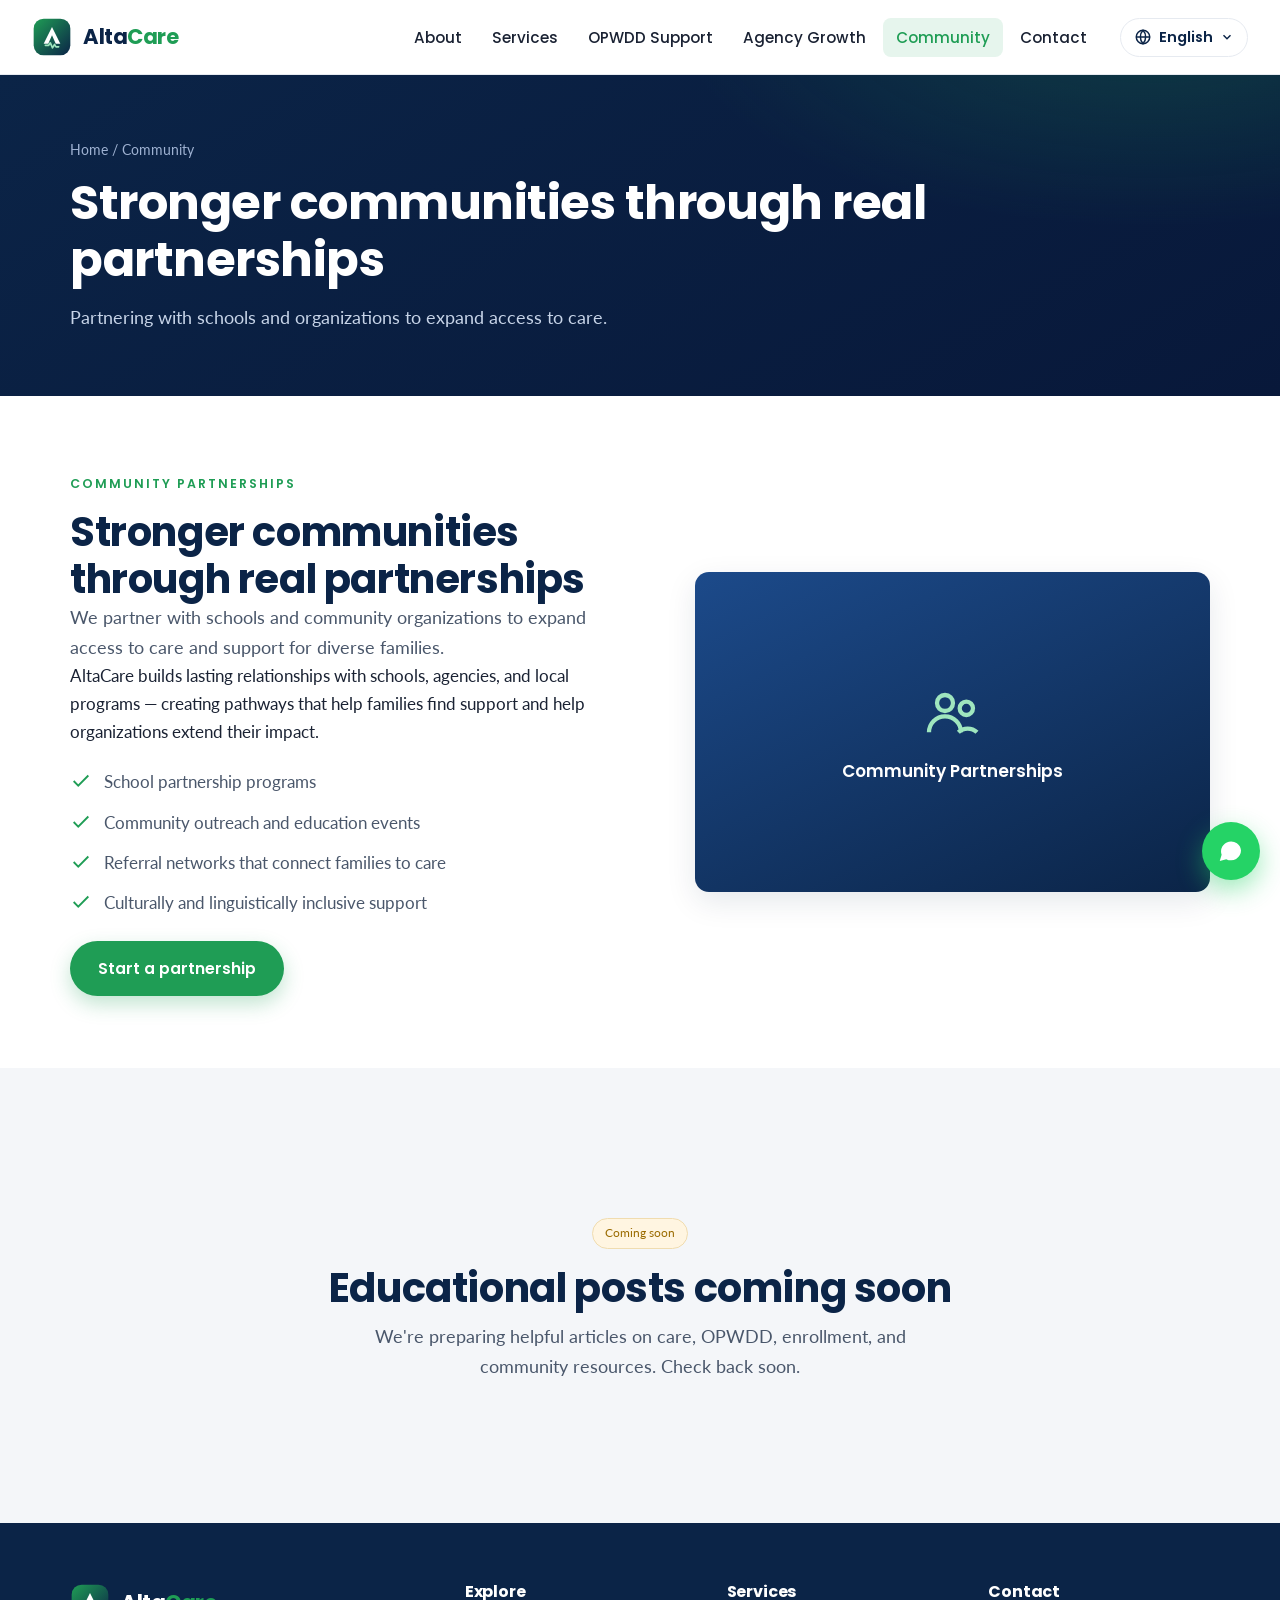
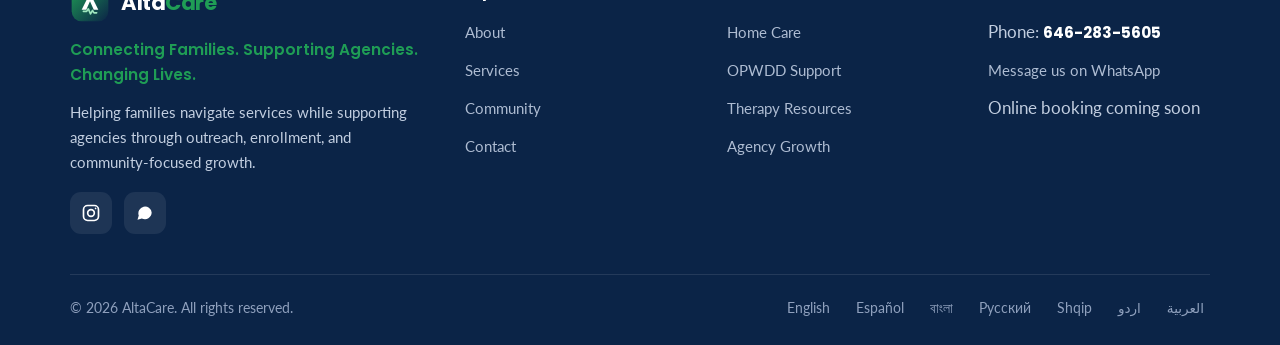
<file: community.html>
<!DOCTYPE html>
<html lang="en">
<head>
  <meta charset="UTF-8" />
  <meta name="viewport" content="width=device-width, initial-scale=1.0" />
  <title>Community Partnerships — AltaCare</title>
  <meta name="description" content="AltaCare partners with schools and community organizations to expand access to care and support for diverse families." />
  <meta name="theme-color" content="#0B2447" />
  <link rel="canonical" href="https://www.altacare.org/community.html" />
  <link rel="alternate" hreflang="en" href="https://www.altacare.org/community.html?lang=en" />
  <link rel="alternate" hreflang="es" href="https://www.altacare.org/community.html?lang=es" />
  <link rel="alternate" hreflang="bn" href="https://www.altacare.org/community.html?lang=bn" />
  <link rel="alternate" hreflang="ru" href="https://www.altacare.org/community.html?lang=ru" />
  <link rel="alternate" hreflang="sq" href="https://www.altacare.org/community.html?lang=sq" />
  <link rel="alternate" hreflang="ur" href="https://www.altacare.org/community.html?lang=ur" />
  <link rel="alternate" hreflang="ar" href="https://www.altacare.org/community.html?lang=ar" />
  <link rel="alternate" hreflang="x-default" href="https://www.altacare.org/community.html" />
  <meta property="og:type" content="website" />
  <meta property="og:site_name" content="AltaCare" />
  <meta property="og:title" content="Community Partnerships — AltaCare" />
  <meta property="og:description" content="Partnering with schools and organizations to expand access to care." />
  <meta property="og:url" content="https://www.altacare.org/community.html" />
  <meta property="og:locale" content="en" />
  <link rel="icon" type="image/svg+xml" href="assets/favicon.svg" />
  <link rel="preconnect" href="https://fonts.googleapis.com" />
  <link rel="preconnect" href="https://fonts.gstatic.com" crossorigin />
  <link href="https://fonts.googleapis.com/css2?family=Poppins:wght@500;600;700&family=Lato:wght@400;700&family=Noto+Sans+Arabic:wght@400;600;700&display=swap" rel="stylesheet" />
  <link rel="stylesheet" href="css/styles.css" />
</head>
<body data-page="community" data-nav="closed">
  <a class="skip-link" href="#main">Skip to content</a>

  <header class="site-header">
    <div class="container header-inner">
      <a class="brand" href="index.html" aria-label="AltaCare home">
        <img class="brand__logo" src="assets/logo.svg" alt="AltaCare" width="40" height="40" />
        <span class="brand__name">Alta<b>Care</b></span>
      </a>
      <nav class="primary-nav" aria-label="Primary">
        <ul>
          <li><a href="index.html#about" data-i18n="nav.about">About</a></li>
          <li><a href="services.html" data-i18n="nav.services">Services</a></li>
          <li><a href="opwdd.html" data-i18n="nav.opwdd">OPWDD Support</a></li>
          <li><a href="agency-growth.html" data-i18n="nav.agency">Agency Growth</a></li>
          <li><a href="community.html" aria-current="page" data-i18n="nav.community">Community</a></li>
          <li><a href="contact.html" data-i18n="nav.contact">Contact</a></li>
        </ul>
      </nav>
      <div class="header-actions">
        <div class="lang" data-open="false">
          <button class="lang__toggle" type="button" aria-haspopup="listbox" aria-expanded="false" aria-label="Select language">
            <svg viewBox="0 0 24 24" fill="none" stroke="currentColor" stroke-width="2" aria-hidden="true"><circle cx="12" cy="12" r="9"/><path d="M3 12h18M12 3c2.5 2.5 3.5 6 3.5 9s-1 6.5-3.5 9c-2.5-2.5-3.5-6-3.5-9s1-6.5 3.5-9z"/></svg>
            <span class="lang__current">English</span>
            <svg class="lang__caret" viewBox="0 0 24 24" fill="none" stroke="currentColor" stroke-width="2.5" aria-hidden="true"><path d="M6 9l6 6 6-6"/></svg>
          </button>
          <div class="lang__menu" role="listbox" aria-label="Languages"></div>
        </div>
        <button class="nav-toggle" type="button" aria-label="Open menu" aria-expanded="false">
          <svg viewBox="0 0 24 24" fill="none" stroke="currentColor" stroke-width="2" aria-hidden="true"><path d="M3 6h18M3 12h18M3 18h18"/></svg>
        </button>
      </div>
    </div>
  </header>

  <main id="main">
    <section class="page-hero">
      <div class="container">
        <p class="breadcrumb"><a href="index.html" data-i18n="breadcrumb.home">Home</a> / <span data-i18n="nav.community">Community</span></p>
        <h1 data-i18n="community.title">Stronger communities through real partnerships</h1>
        <p data-i18n="pages.community.lead">Partnering with schools and organizations to expand access to care.</p>
      </div>
    </section>

    <section class="section">
      <div class="container split">
        <div>
          <span class="eyebrow" data-i18n="community.eyebrow">Community Partnerships</span>
          <h2 data-i18n="community.title">Stronger communities through real partnerships</h2>
          <p class="lead" data-i18n="community.lead">We partner with schools and community organizations.</p>
          <p data-i18n="community.p1">AltaCare builds lasting relationships with schools, agencies, and local programs.</p>
          <ul class="checklist">
            <li><svg viewBox="0 0 24 24" fill="none" stroke="currentColor" stroke-width="2"><path d="M20 6L9 17l-5-5"/></svg><span data-i18n="community.point1">School partnership programs</span></li>
            <li><svg viewBox="0 0 24 24" fill="none" stroke="currentColor" stroke-width="2"><path d="M20 6L9 17l-5-5"/></svg><span data-i18n="community.point2">Community outreach and education events</span></li>
            <li><svg viewBox="0 0 24 24" fill="none" stroke="currentColor" stroke-width="2"><path d="M20 6L9 17l-5-5"/></svg><span data-i18n="community.point3">Referral networks that connect families to care</span></li>
            <li><svg viewBox="0 0 24 24" fill="none" stroke="currentColor" stroke-width="2"><path d="M20 6L9 17l-5-5"/></svg><span data-i18n="community.point4">Culturally and linguistically inclusive support</span></li>
          </ul>
          <div style="margin-top:24px"><a class="btn btn--primary" href="contact.html" data-i18n="community.cta">Start a partnership</a></div>
        </div>
        <div class="split__media">
          <div style="text-align:center">
            <svg viewBox="0 0 24 24" width="64" height="64" fill="none" stroke="#9FE6BE" stroke-width="1.6" style="margin:0 auto 14px"><circle cx="9" cy="9" r="3"/><circle cx="17" cy="11" r="2.5"/><path d="M3 20a6 6 0 0112 0"/><path d="M14 20a5 5 0 017 0"/></svg>
            <p style="font-family:var(--font-head);font-weight:600;color:#fff" data-i18n="community.eyebrow">Community Partnerships</p>
          </div>
        </div>
      </div>
    </section>

    <!-- Blog teaser -->
    <section class="section section--gray">
      <div class="container soon">
        <span class="note-pill" data-i18n="blog.soon">Coming soon</span>
        <h2 data-i18n="blog.title">Educational posts coming soon</h2>
        <p class="lead" style="max-width:620px;margin:10px auto 0" data-i18n="blog.text">We're preparing helpful articles on care, OPWDD, enrollment, and community resources.</p>
      </div>
    </section>
  </main>

  <footer class="site-footer">
    <div class="container">
      <div class="footer-grid">
        <div class="footer-brand">
          <a class="brand" href="index.html" aria-label="AltaCare home">
            <img class="brand__logo" src="assets/logo.svg" alt="AltaCare" width="38" height="38" />
            <span class="brand__name">Alta<b style="color:var(--green)">Care</b></span>
          </a>
          <p class="footer-brand__slogan" data-i18n="footer.slogan">Connecting Families. Supporting Agencies. Changing Lives.</p>
          <p data-i18n="footer.blurb">Helping families navigate services while supporting agencies through outreach, enrollment, and community-focused growth.</p>
          <div class="social">
            <a href="https://instagram.com/" target="_blank" rel="noopener" aria-label="Instagram"><svg viewBox="0 0 24 24" fill="none" stroke="currentColor" stroke-width="2"><rect x="3" y="3" width="18" height="18" rx="5"/><circle cx="12" cy="12" r="4"/><circle cx="17.5" cy="6.5" r="1" fill="currentColor" stroke="none"/></svg></a>
            <a data-whatsapp="Hello AltaCare, I'd like to learn more." aria-label="WhatsApp"><svg viewBox="0 0 24 24" fill="currentColor"><path d="M20 11.5a8 8 0 01-11.8 7L3 20l1.5-5A8 8 0 1120 11.5z"/></svg></a>
          </div>
        </div>
        <div class="footer-col"><h4 data-i18n="footer.exploreTitle">Explore</h4><ul>
          <li><a href="index.html#about" data-i18n="nav.about">About</a></li>
          <li><a href="services.html" data-i18n="nav.services">Services</a></li>
          <li><a href="community.html" data-i18n="nav.community">Community</a></li>
          <li><a href="contact.html" data-i18n="nav.contact">Contact</a></li>
        </ul></div>
        <div class="footer-col"><h4 data-i18n="footer.servicesTitle">Services</h4><ul>
          <li><a href="services.html" data-i18n="services.homecare.title">Home Care</a></li>
          <li><a href="opwdd.html" data-i18n="nav.opwdd">OPWDD Support</a></li>
          <li><a href="services.html" data-i18n="services.therapy.title">Therapy Resources</a></li>
          <li><a href="agency-growth.html" data-i18n="nav.agency">Agency Growth</a></li>
        </ul></div>
        <div class="footer-col"><h4 data-i18n="footer.contactTitle">Contact</h4><ul>
          <li><span data-i18n="footer.phoneLabel">Phone</span>: <a class="footer-phone" href="tel:+16462835605">646-283-5605</a></li>
          <li><a data-whatsapp="Hello AltaCare, I'd like to learn more." data-i18n="contact.whatsappValue">Message us on WhatsApp</a></li>
          <li><span data-i18n="footer.bookingSoon">Online booking coming soon</span></li>
        </ul></div>
      </div>
      <div class="footer-bottom">
        <span>© <span data-year>2026</span> AltaCare. <span data-i18n="footer.rights">All rights reserved.</span></span>
        <div class="footer-langs" aria-label="Choose language">
          <button type="button" data-lang="en">English</button>
          <button type="button" data-lang="es">Español</button>
          <button type="button" data-lang="bn">বাংলা</button>
          <button type="button" data-lang="ru">Русский</button>
          <button type="button" data-lang="sq">Shqip</button>
          <button type="button" data-lang="ur">اردو</button>
          <button type="button" data-lang="ar">العربية</button>
        </div>
      </div>
    </div>
  </footer>

  <a class="whatsapp-float" data-whatsapp="Hello AltaCare, I'd like to learn more." aria-label="Chat on WhatsApp"><svg viewBox="0 0 24 24" fill="currentColor"><path d="M20 11.5a8 8 0 01-11.8 7L3 20l1.5-5A8 8 0 1120 11.5z"/></svg></a>

  <script src="js/i18n/en.js"></script>
  <script src="js/i18n/es.js"></script>
  <script src="js/i18n/bn.js"></script>
  <script src="js/i18n/ru.js"></script>
  <script src="js/i18n/sq.js"></script>
  <script src="js/i18n/ur.js"></script>
  <script src="js/i18n/ar.js"></script>
  <script src="js/i18n.js"></script>
  <script src="js/main.js"></script>
</body>
</html>
</file>
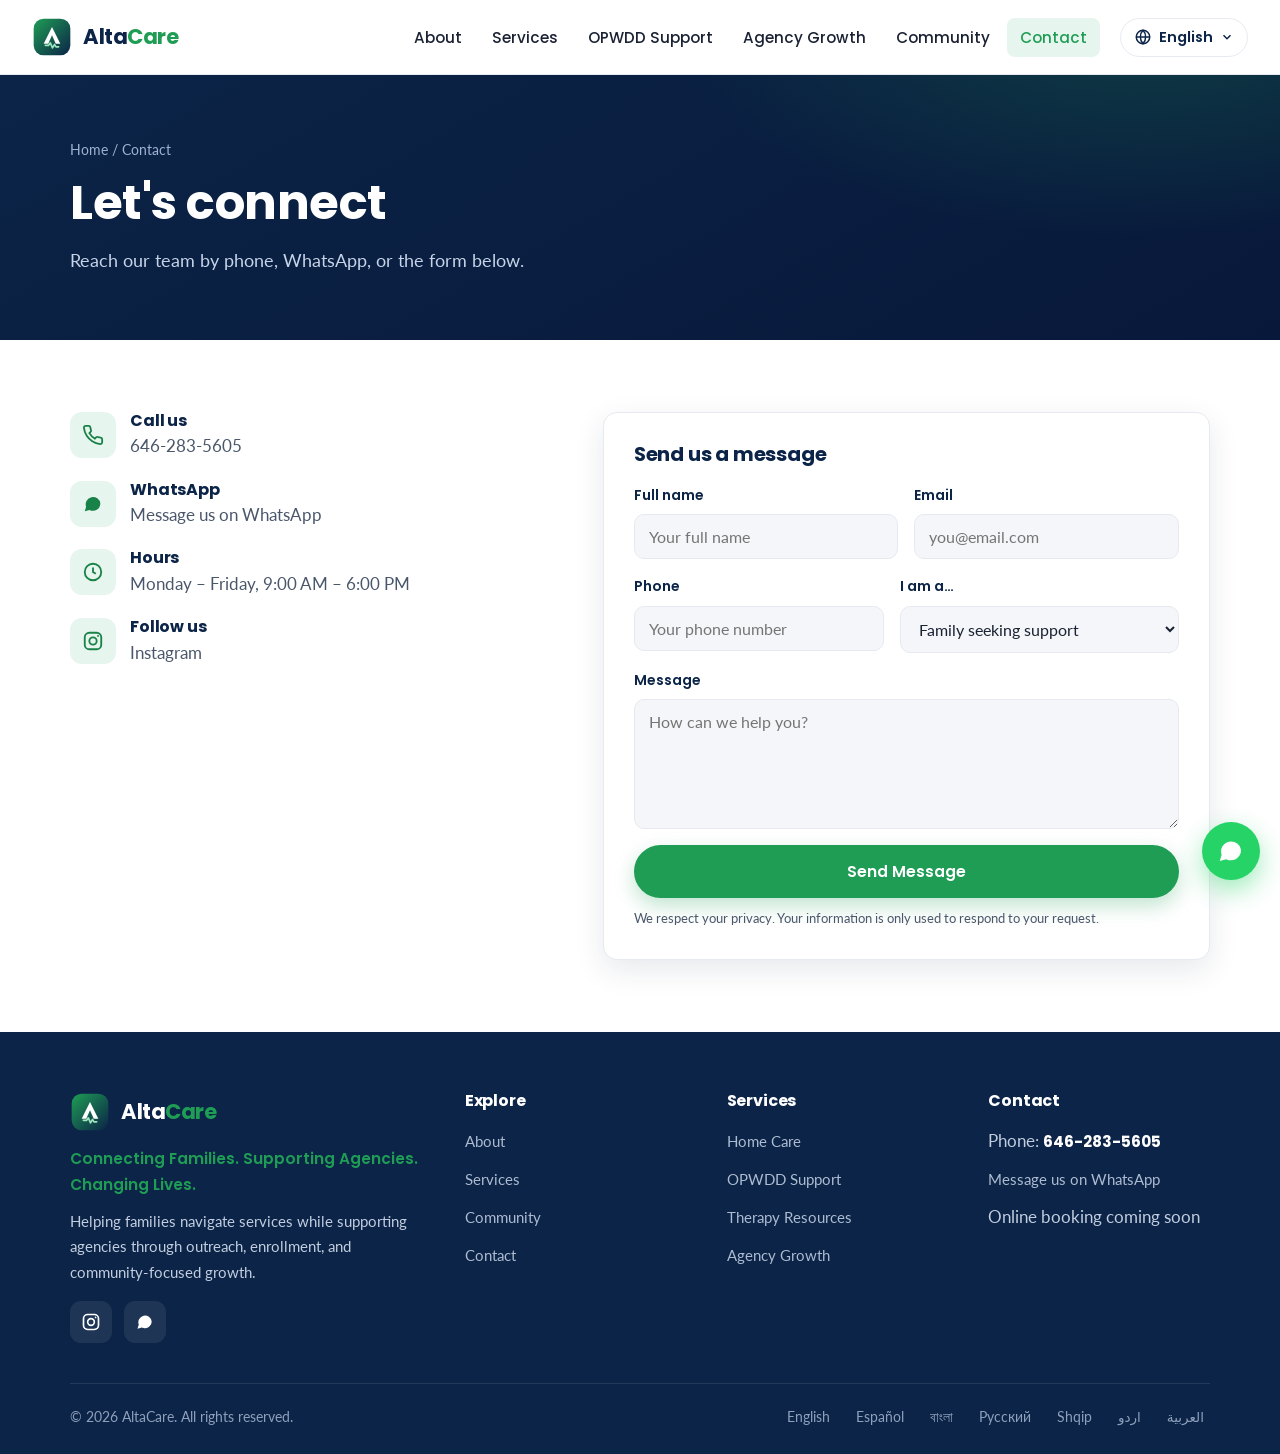
<file: contact.html>
<!DOCTYPE html>
<html lang="en">
<head>
  <meta charset="UTF-8" />
  <meta name="viewport" content="width=device-width, initial-scale=1.0" />
  <title>Contact AltaCare</title>
  <meta name="description" content="Get support or partner with AltaCare. Reach our team by phone, WhatsApp, or the contact form. Phone: 646-283-5605." />
  <meta name="theme-color" content="#0B2447" />
  <link rel="canonical" href="https://www.altacare.org/contact.html" />
  <link rel="alternate" hreflang="en" href="https://www.altacare.org/contact.html?lang=en" />
  <link rel="alternate" hreflang="es" href="https://www.altacare.org/contact.html?lang=es" />
  <link rel="alternate" hreflang="bn" href="https://www.altacare.org/contact.html?lang=bn" />
  <link rel="alternate" hreflang="ru" href="https://www.altacare.org/contact.html?lang=ru" />
  <link rel="alternate" hreflang="sq" href="https://www.altacare.org/contact.html?lang=sq" />
  <link rel="alternate" hreflang="ur" href="https://www.altacare.org/contact.html?lang=ur" />
  <link rel="alternate" hreflang="ar" href="https://www.altacare.org/contact.html?lang=ar" />
  <link rel="alternate" hreflang="x-default" href="https://www.altacare.org/contact.html" />
  <meta property="og:type" content="website" />
  <meta property="og:site_name" content="AltaCare" />
  <meta property="og:title" content="Contact AltaCare" />
  <meta property="og:description" content="Reach our team by phone, WhatsApp, or the contact form. Phone: 646-283-5605." />
  <meta property="og:url" content="https://www.altacare.org/contact.html" />
  <meta property="og:locale" content="en" />
  <link rel="icon" type="image/svg+xml" href="assets/favicon.svg" />
  <link rel="preconnect" href="https://fonts.googleapis.com" />
  <link rel="preconnect" href="https://fonts.gstatic.com" crossorigin />
  <link href="https://fonts.googleapis.com/css2?family=Poppins:wght@500;600;700&family=Lato:wght@400;700&family=Noto+Sans+Arabic:wght@400;600;700&display=swap" rel="stylesheet" />
  <link rel="stylesheet" href="css/styles.css" />
</head>
<body data-page="contact" data-nav="closed">
  <a class="skip-link" href="#main">Skip to content</a>

  <header class="site-header">
    <div class="container header-inner">
      <a class="brand" href="index.html" aria-label="AltaCare home">
        <img class="brand__logo" src="assets/logo.svg" alt="AltaCare" width="40" height="40" />
        <span class="brand__name">Alta<b>Care</b></span>
      </a>
      <nav class="primary-nav" aria-label="Primary">
        <ul>
          <li><a href="index.html#about" data-i18n="nav.about">About</a></li>
          <li><a href="services.html" data-i18n="nav.services">Services</a></li>
          <li><a href="opwdd.html" data-i18n="nav.opwdd">OPWDD Support</a></li>
          <li><a href="agency-growth.html" data-i18n="nav.agency">Agency Growth</a></li>
          <li><a href="community.html" data-i18n="nav.community">Community</a></li>
          <li><a href="contact.html" aria-current="page" data-i18n="nav.contact">Contact</a></li>
        </ul>
      </nav>
      <div class="header-actions">
        <div class="lang" data-open="false">
          <button class="lang__toggle" type="button" aria-haspopup="listbox" aria-expanded="false" aria-label="Select language">
            <svg viewBox="0 0 24 24" fill="none" stroke="currentColor" stroke-width="2" aria-hidden="true"><circle cx="12" cy="12" r="9"/><path d="M3 12h18M12 3c2.5 2.5 3.5 6 3.5 9s-1 6.5-3.5 9c-2.5-2.5-3.5-6-3.5-9s1-6.5 3.5-9z"/></svg>
            <span class="lang__current">English</span>
            <svg class="lang__caret" viewBox="0 0 24 24" fill="none" stroke="currentColor" stroke-width="2.5" aria-hidden="true"><path d="M6 9l6 6 6-6"/></svg>
          </button>
          <div class="lang__menu" role="listbox" aria-label="Languages"></div>
        </div>
        <button class="nav-toggle" type="button" aria-label="Open menu" aria-expanded="false">
          <svg viewBox="0 0 24 24" fill="none" stroke="currentColor" stroke-width="2" aria-hidden="true"><path d="M3 6h18M3 12h18M3 18h18"/></svg>
        </button>
      </div>
    </div>
  </header>

  <main id="main">
    <section class="page-hero">
      <div class="container">
        <p class="breadcrumb"><a href="index.html" data-i18n="breadcrumb.home">Home</a> / <span data-i18n="nav.contact">Contact</span></p>
        <h1 data-i18n="contact.title">Let's connect</h1>
        <p data-i18n="pages.contact.lead">Reach our team by phone, WhatsApp, or the form below.</p>
      </div>
    </section>

    <section class="section">
      <div class="container contact-grid">
        <div class="contact-info">
          <div class="contact-item">
            <div class="contact-item__icon"><svg viewBox="0 0 24 24" fill="none" stroke="currentColor" stroke-width="2"><path d="M22 16.92v3a2 2 0 01-2.18 2 19.8 19.8 0 01-8.63-3.07 19.5 19.5 0 01-6-6 19.8 19.8 0 01-3.07-8.67A2 2 0 014.11 2h3a2 2 0 012 1.72c.13.96.36 1.9.7 2.81a2 2 0 01-.45 2.11L8.09 9.91a16 16 0 006 6l1.27-1.27a2 2 0 012.11-.45c.9.34 1.85.57 2.81.7A2 2 0 0122 16.92z"/></svg></div>
            <div><h4 data-i18n="contact.phoneTitle">Call us</h4><a href="tel:+16462835605" data-i18n="contact.phoneValue">646-283-5605</a></div>
          </div>
          <div class="contact-item">
            <div class="contact-item__icon"><svg viewBox="0 0 24 24" fill="currentColor"><path d="M20 11.5a8 8 0 01-11.8 7L3 20l1.5-5A8 8 0 1120 11.5z"/></svg></div>
            <div><h4 data-i18n="contact.whatsappTitle">WhatsApp</h4><a data-whatsapp="Hello AltaCare, I'd like to learn more." data-i18n="contact.whatsappValue">Message us on WhatsApp</a></div>
          </div>
          <div class="contact-item">
            <div class="contact-item__icon"><svg viewBox="0 0 24 24" fill="none" stroke="currentColor" stroke-width="2"><circle cx="12" cy="12" r="9"/><path d="M12 7v5l3 2"/></svg></div>
            <div><h4 data-i18n="contact.hoursTitle">Hours</h4><p data-i18n="contact.hoursValue">Monday – Friday, 9:00 AM – 6:00 PM</p></div>
          </div>
          <div class="contact-item">
            <div class="contact-item__icon"><svg viewBox="0 0 24 24" fill="none" stroke="currentColor" stroke-width="2"><rect x="3" y="3" width="18" height="18" rx="5"/><circle cx="12" cy="12" r="4"/><circle cx="17.5" cy="6.5" r="1" fill="currentColor" stroke="none"/></svg></div>
            <div><h4 data-i18n="contact.socialTitle">Follow us</h4><a href="https://instagram.com/" target="_blank" rel="noopener">Instagram</a></div>
          </div>
        </div>

        <form class="form" data-altacare-form novalidate>
          <h3 style="margin-bottom:18px" data-i18n="contact.form.heading">Send us a message</h3>
          <div class="form__row form__row--2">
            <div class="field">
              <label for="name" data-i18n="contact.form.name">Full name</label>
              <input id="name" name="name" type="text" required data-i18n-attr="placeholder:contact.form.namePh" placeholder="Your full name" />
            </div>
            <div class="field">
              <label for="email" data-i18n="contact.form.email">Email</label>
              <input id="email" name="email" type="email" required data-i18n-attr="placeholder:contact.form.emailPh" placeholder="you@email.com" />
            </div>
          </div>
          <div class="form__row form__row--2">
            <div class="field">
              <label for="phone" data-i18n="contact.form.phone">Phone</label>
              <input id="phone" name="phone" type="tel" data-i18n-attr="placeholder:contact.form.phonePh" placeholder="Your phone number" />
            </div>
            <div class="field">
              <label for="reason" data-i18n="contact.form.reason">I am a…</label>
              <select id="reason" name="reason">
                <option value="family" data-i18n="contact.form.reasonFamily">Family seeking support</option>
                <option value="agency" data-i18n="contact.form.reasonAgency">Agency interested in partnership</option>
                <option value="other" data-i18n="contact.form.reasonOther">Other</option>
              </select>
            </div>
          </div>
          <div class="form__row">
            <div class="field">
              <label for="message" data-i18n="contact.form.message">Message</label>
              <textarea id="message" name="message" required data-i18n-attr="placeholder:contact.form.messagePh" placeholder="How can we help you?"></textarea>
            </div>
          </div>
          <button class="btn btn--primary form__submit" type="submit" data-i18n="contact.form.submit">Send Message</button>
          <p class="form__status" role="status" aria-live="polite"></p>
          <p class="form__hint" data-i18n="contact.form.hint">We respect your privacy.</p>
        </form>
      </div>
    </section>
  </main>

  <footer class="site-footer">
    <div class="container">
      <div class="footer-grid">
        <div class="footer-brand">
          <a class="brand" href="index.html" aria-label="AltaCare home">
            <img class="brand__logo" src="assets/logo.svg" alt="AltaCare" width="38" height="38" />
            <span class="brand__name">Alta<b style="color:var(--green)">Care</b></span>
          </a>
          <p class="footer-brand__slogan" data-i18n="footer.slogan">Connecting Families. Supporting Agencies. Changing Lives.</p>
          <p data-i18n="footer.blurb">Helping families navigate services while supporting agencies through outreach, enrollment, and community-focused growth.</p>
          <div class="social">
            <a href="https://instagram.com/" target="_blank" rel="noopener" aria-label="Instagram"><svg viewBox="0 0 24 24" fill="none" stroke="currentColor" stroke-width="2"><rect x="3" y="3" width="18" height="18" rx="5"/><circle cx="12" cy="12" r="4"/><circle cx="17.5" cy="6.5" r="1" fill="currentColor" stroke="none"/></svg></a>
            <a data-whatsapp="Hello AltaCare, I'd like to learn more." aria-label="WhatsApp"><svg viewBox="0 0 24 24" fill="currentColor"><path d="M20 11.5a8 8 0 01-11.8 7L3 20l1.5-5A8 8 0 1120 11.5z"/></svg></a>
          </div>
        </div>
        <div class="footer-col"><h4 data-i18n="footer.exploreTitle">Explore</h4><ul>
          <li><a href="index.html#about" data-i18n="nav.about">About</a></li>
          <li><a href="services.html" data-i18n="nav.services">Services</a></li>
          <li><a href="community.html" data-i18n="nav.community">Community</a></li>
          <li><a href="contact.html" data-i18n="nav.contact">Contact</a></li>
        </ul></div>
        <div class="footer-col"><h4 data-i18n="footer.servicesTitle">Services</h4><ul>
          <li><a href="services.html" data-i18n="services.homecare.title">Home Care</a></li>
          <li><a href="opwdd.html" data-i18n="nav.opwdd">OPWDD Support</a></li>
          <li><a href="services.html" data-i18n="services.therapy.title">Therapy Resources</a></li>
          <li><a href="agency-growth.html" data-i18n="nav.agency">Agency Growth</a></li>
        </ul></div>
        <div class="footer-col"><h4 data-i18n="footer.contactTitle">Contact</h4><ul>
          <li><span data-i18n="footer.phoneLabel">Phone</span>: <a class="footer-phone" href="tel:+16462835605">646-283-5605</a></li>
          <li><a data-whatsapp="Hello AltaCare, I'd like to learn more." data-i18n="contact.whatsappValue">Message us on WhatsApp</a></li>
          <li><span data-i18n="footer.bookingSoon">Online booking coming soon</span></li>
        </ul></div>
      </div>
      <div class="footer-bottom">
        <span>© <span data-year>2026</span> AltaCare. <span data-i18n="footer.rights">All rights reserved.</span></span>
        <div class="footer-langs" aria-label="Choose language">
          <button type="button" data-lang="en">English</button>
          <button type="button" data-lang="es">Español</button>
          <button type="button" data-lang="bn">বাংলা</button>
          <button type="button" data-lang="ru">Русский</button>
          <button type="button" data-lang="sq">Shqip</button>
          <button type="button" data-lang="ur">اردو</button>
          <button type="button" data-lang="ar">العربية</button>
        </div>
      </div>
    </div>
  </footer>

  <a class="whatsapp-float" data-whatsapp="Hello AltaCare, I'd like to learn more." aria-label="Chat on WhatsApp"><svg viewBox="0 0 24 24" fill="currentColor"><path d="M20 11.5a8 8 0 01-11.8 7L3 20l1.5-5A8 8 0 1120 11.5z"/></svg></a>

  <script src="js/i18n/en.js"></script>
  <script src="js/i18n/es.js"></script>
  <script src="js/i18n/bn.js"></script>
  <script src="js/i18n/ru.js"></script>
  <script src="js/i18n/sq.js"></script>
  <script src="js/i18n/ur.js"></script>
  <script src="js/i18n/ar.js"></script>
  <script src="js/i18n.js"></script>
  <script src="js/main.js"></script>
</body>
</html>
</file>
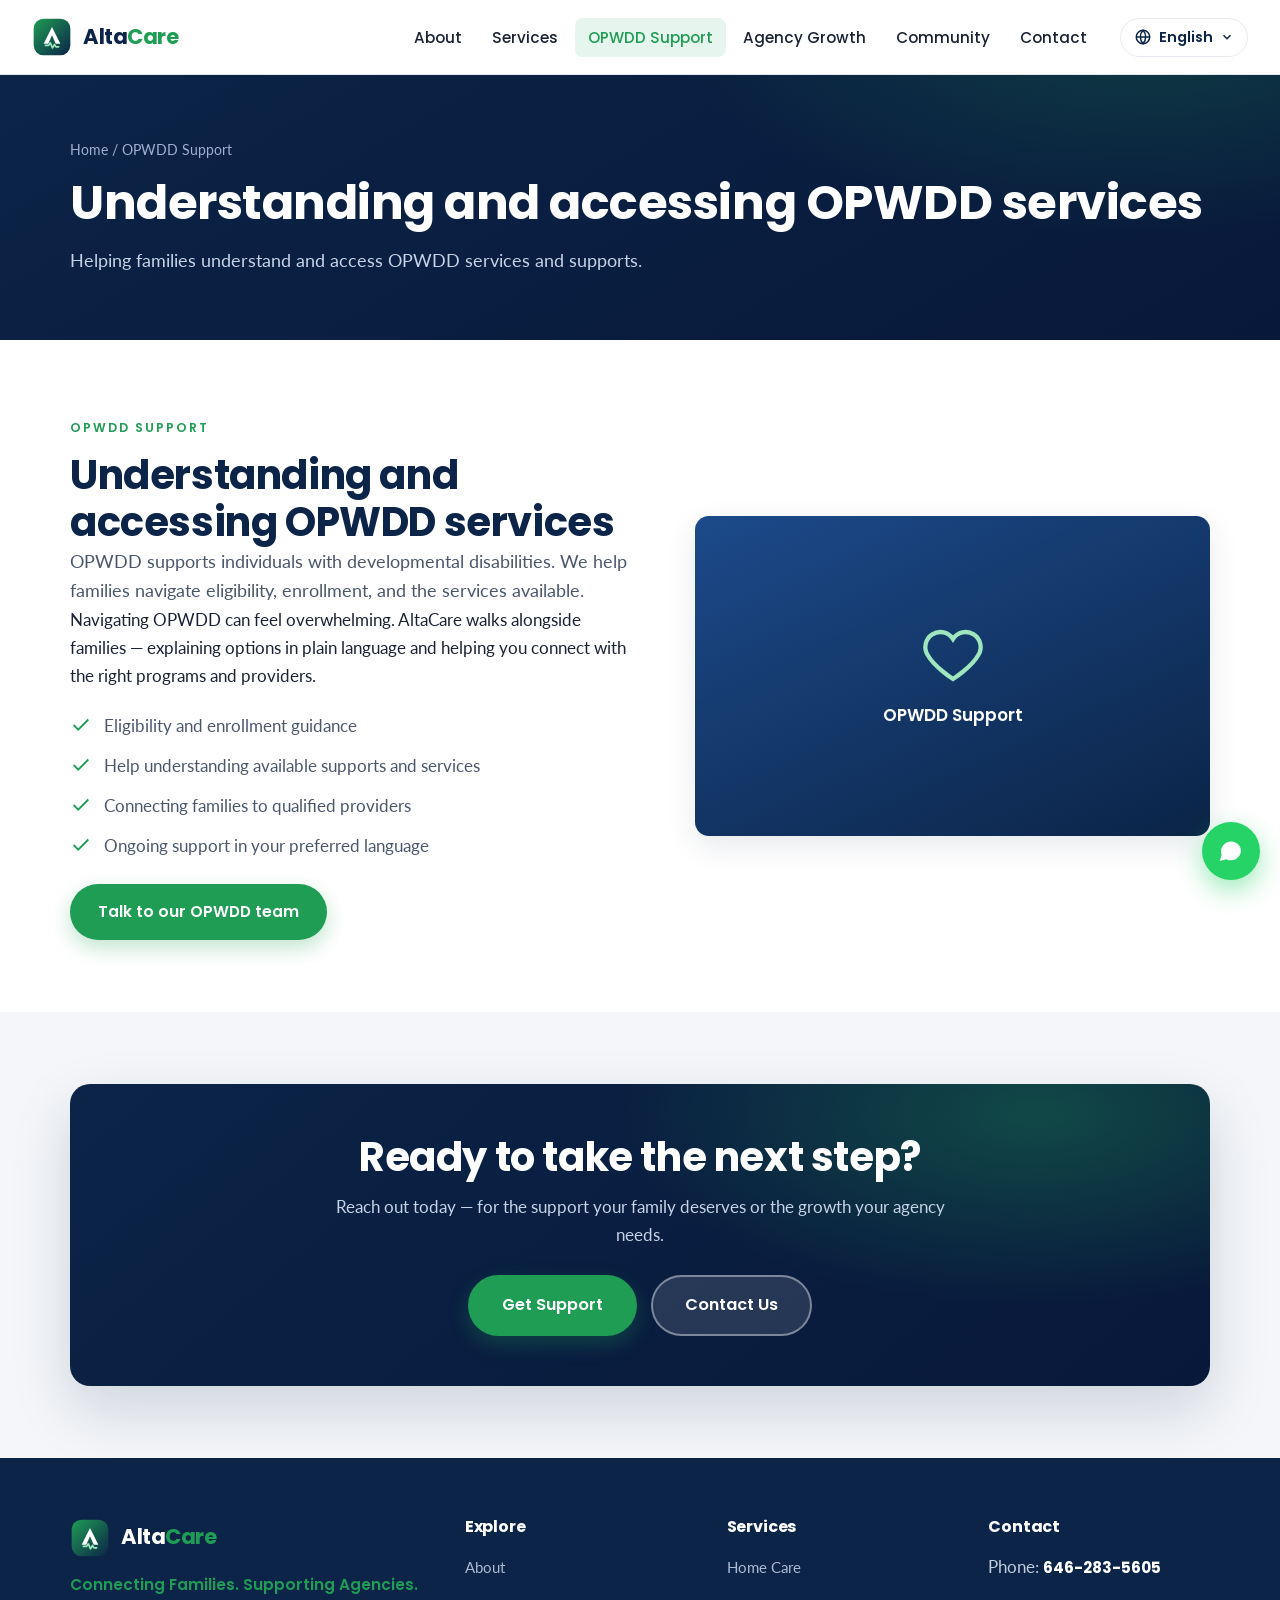
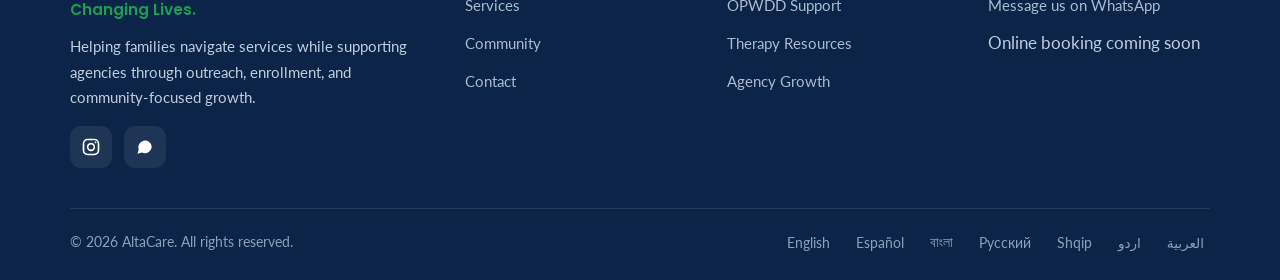
<file: opwdd.html>
<!DOCTYPE html>
<html lang="en">
<head>
  <meta charset="UTF-8" />
  <meta name="viewport" content="width=device-width, initial-scale=1.0" />
  <title>OPWDD Support — AltaCare</title>
  <meta name="description" content="AltaCare helps families understand and access OPWDD services and supports for individuals with developmental disabilities." />
  <meta name="theme-color" content="#0B2447" />
  <link rel="canonical" href="https://www.altacare.org/opwdd.html" />
  <link rel="alternate" hreflang="en" href="https://www.altacare.org/opwdd.html?lang=en" />
  <link rel="alternate" hreflang="es" href="https://www.altacare.org/opwdd.html?lang=es" />
  <link rel="alternate" hreflang="bn" href="https://www.altacare.org/opwdd.html?lang=bn" />
  <link rel="alternate" hreflang="ru" href="https://www.altacare.org/opwdd.html?lang=ru" />
  <link rel="alternate" hreflang="sq" href="https://www.altacare.org/opwdd.html?lang=sq" />
  <link rel="alternate" hreflang="ur" href="https://www.altacare.org/opwdd.html?lang=ur" />
  <link rel="alternate" hreflang="ar" href="https://www.altacare.org/opwdd.html?lang=ar" />
  <link rel="alternate" hreflang="x-default" href="https://www.altacare.org/opwdd.html" />
  <meta property="og:type" content="website" />
  <meta property="og:site_name" content="AltaCare" />
  <meta property="og:title" content="OPWDD Support — AltaCare" />
  <meta property="og:description" content="Understand and access OPWDD services and supports with AltaCare." />
  <meta property="og:url" content="https://www.altacare.org/opwdd.html" />
  <meta property="og:locale" content="en" />
  <link rel="icon" type="image/svg+xml" href="assets/favicon.svg" />
  <link rel="preconnect" href="https://fonts.googleapis.com" />
  <link rel="preconnect" href="https://fonts.gstatic.com" crossorigin />
  <link href="https://fonts.googleapis.com/css2?family=Poppins:wght@500;600;700&family=Lato:wght@400;700&family=Noto+Sans+Arabic:wght@400;600;700&display=swap" rel="stylesheet" />
  <link rel="stylesheet" href="css/styles.css" />
</head>
<body data-page="opwdd" data-nav="closed">
  <a class="skip-link" href="#main">Skip to content</a>

  <header class="site-header">
    <div class="container header-inner">
      <a class="brand" href="index.html" aria-label="AltaCare home">
        <img class="brand__logo" src="assets/logo.svg" alt="AltaCare" width="40" height="40" />
        <span class="brand__name">Alta<b>Care</b></span>
      </a>
      <nav class="primary-nav" aria-label="Primary">
        <ul>
          <li><a href="index.html#about" data-i18n="nav.about">About</a></li>
          <li><a href="services.html" data-i18n="nav.services">Services</a></li>
          <li><a href="opwdd.html" aria-current="page" data-i18n="nav.opwdd">OPWDD Support</a></li>
          <li><a href="agency-growth.html" data-i18n="nav.agency">Agency Growth</a></li>
          <li><a href="community.html" data-i18n="nav.community">Community</a></li>
          <li><a href="contact.html" data-i18n="nav.contact">Contact</a></li>
        </ul>
      </nav>
      <div class="header-actions">
        <div class="lang" data-open="false">
          <button class="lang__toggle" type="button" aria-haspopup="listbox" aria-expanded="false" aria-label="Select language">
            <svg viewBox="0 0 24 24" fill="none" stroke="currentColor" stroke-width="2" aria-hidden="true"><circle cx="12" cy="12" r="9"/><path d="M3 12h18M12 3c2.5 2.5 3.5 6 3.5 9s-1 6.5-3.5 9c-2.5-2.5-3.5-6-3.5-9s1-6.5 3.5-9z"/></svg>
            <span class="lang__current">English</span>
            <svg class="lang__caret" viewBox="0 0 24 24" fill="none" stroke="currentColor" stroke-width="2.5" aria-hidden="true"><path d="M6 9l6 6 6-6"/></svg>
          </button>
          <div class="lang__menu" role="listbox" aria-label="Languages"></div>
        </div>
        <button class="nav-toggle" type="button" aria-label="Open menu" aria-expanded="false">
          <svg viewBox="0 0 24 24" fill="none" stroke="currentColor" stroke-width="2" aria-hidden="true"><path d="M3 6h18M3 12h18M3 18h18"/></svg>
        </button>
      </div>
    </div>
  </header>

  <main id="main">
    <section class="page-hero">
      <div class="container">
        <p class="breadcrumb"><a href="index.html" data-i18n="breadcrumb.home">Home</a> / <span data-i18n="nav.opwdd">OPWDD Support</span></p>
        <h1 data-i18n="opwdd.title">Understanding and accessing OPWDD services</h1>
        <p data-i18n="pages.opwdd.lead">Helping families understand and access OPWDD services and supports.</p>
      </div>
    </section>

    <section class="section">
      <div class="container split">
        <div>
          <span class="eyebrow" data-i18n="opwdd.eyebrow">OPWDD Support</span>
          <h2 data-i18n="opwdd.title">Understanding and accessing OPWDD services</h2>
          <p class="lead" data-i18n="opwdd.lead">OPWDD supports individuals with developmental disabilities.</p>
          <p data-i18n="opwdd.p1">Navigating OPWDD can feel overwhelming. AltaCare walks alongside families.</p>
          <ul class="checklist">
            <li><svg viewBox="0 0 24 24" fill="none" stroke="currentColor" stroke-width="2"><path d="M20 6L9 17l-5-5"/></svg><span data-i18n="opwdd.point1">Eligibility and enrollment guidance</span></li>
            <li><svg viewBox="0 0 24 24" fill="none" stroke="currentColor" stroke-width="2"><path d="M20 6L9 17l-5-5"/></svg><span data-i18n="opwdd.point2">Help understanding available supports and services</span></li>
            <li><svg viewBox="0 0 24 24" fill="none" stroke="currentColor" stroke-width="2"><path d="M20 6L9 17l-5-5"/></svg><span data-i18n="opwdd.point3">Connecting families to qualified providers</span></li>
            <li><svg viewBox="0 0 24 24" fill="none" stroke="currentColor" stroke-width="2"><path d="M20 6L9 17l-5-5"/></svg><span data-i18n="opwdd.point4">Ongoing support in your preferred language</span></li>
          </ul>
          <div style="margin-top:24px"><a class="btn btn--primary" href="contact.html" data-i18n="opwdd.cta">Talk to our OPWDD team</a></div>
        </div>
        <div class="split__media">
          <div style="text-align:center">
            <svg viewBox="0 0 24 24" width="64" height="64" fill="none" stroke="#9FE6BE" stroke-width="1.6" style="margin:0 auto 14px"><path d="M12 21s-7-4.5-9.5-9A5 5 0 0112 6a5 5 0 019.5 6c-2.5 4.5-9.5 9-9.5 9z"/></svg>
            <p style="font-family:var(--font-head);font-weight:600;color:#fff" data-i18n="opwdd.eyebrow">OPWDD Support</p>
          </div>
        </div>
      </div>
    </section>

    <section class="section section--gray">
      <div class="container">
        <div class="cta-band">
          <h2 data-i18n="cta.title">Ready to take the next step?</h2>
          <p data-i18n="cta.text">Reach out today for the support your family deserves.</p>
          <div class="hero__cta">
            <a class="btn btn--primary btn--lg" href="contact.html" data-i18n="cta.support">Get Support</a>
            <a class="btn btn--light btn--lg" href="contact.html" data-i18n="hero.ctaContact">Contact Us</a>
          </div>
        </div>
      </div>
    </section>
  </main>

  <footer class="site-footer">
    <div class="container">
      <div class="footer-grid">
        <div class="footer-brand">
          <a class="brand" href="index.html" aria-label="AltaCare home">
            <img class="brand__logo" src="assets/logo.svg" alt="AltaCare" width="38" height="38" />
            <span class="brand__name">Alta<b style="color:var(--green)">Care</b></span>
          </a>
          <p class="footer-brand__slogan" data-i18n="footer.slogan">Connecting Families. Supporting Agencies. Changing Lives.</p>
          <p data-i18n="footer.blurb">Helping families navigate services while supporting agencies through outreach, enrollment, and community-focused growth.</p>
          <div class="social">
            <a href="https://instagram.com/" target="_blank" rel="noopener" aria-label="Instagram"><svg viewBox="0 0 24 24" fill="none" stroke="currentColor" stroke-width="2"><rect x="3" y="3" width="18" height="18" rx="5"/><circle cx="12" cy="12" r="4"/><circle cx="17.5" cy="6.5" r="1" fill="currentColor" stroke="none"/></svg></a>
            <a data-whatsapp="Hello AltaCare, I'd like to learn more." aria-label="WhatsApp"><svg viewBox="0 0 24 24" fill="currentColor"><path d="M20 11.5a8 8 0 01-11.8 7L3 20l1.5-5A8 8 0 1120 11.5z"/></svg></a>
          </div>
        </div>
        <div class="footer-col"><h4 data-i18n="footer.exploreTitle">Explore</h4><ul>
          <li><a href="index.html#about" data-i18n="nav.about">About</a></li>
          <li><a href="services.html" data-i18n="nav.services">Services</a></li>
          <li><a href="community.html" data-i18n="nav.community">Community</a></li>
          <li><a href="contact.html" data-i18n="nav.contact">Contact</a></li>
        </ul></div>
        <div class="footer-col"><h4 data-i18n="footer.servicesTitle">Services</h4><ul>
          <li><a href="services.html" data-i18n="services.homecare.title">Home Care</a></li>
          <li><a href="opwdd.html" data-i18n="nav.opwdd">OPWDD Support</a></li>
          <li><a href="services.html" data-i18n="services.therapy.title">Therapy Resources</a></li>
          <li><a href="agency-growth.html" data-i18n="nav.agency">Agency Growth</a></li>
        </ul></div>
        <div class="footer-col"><h4 data-i18n="footer.contactTitle">Contact</h4><ul>
          <li><span data-i18n="footer.phoneLabel">Phone</span>: <a class="footer-phone" href="tel:+16462835605">646-283-5605</a></li>
          <li><a data-whatsapp="Hello AltaCare, I'd like to learn more." data-i18n="contact.whatsappValue">Message us on WhatsApp</a></li>
          <li><span data-i18n="footer.bookingSoon">Online booking coming soon</span></li>
        </ul></div>
      </div>
      <div class="footer-bottom">
        <span>© <span data-year>2026</span> AltaCare. <span data-i18n="footer.rights">All rights reserved.</span></span>
        <div class="footer-langs" aria-label="Choose language">
          <button type="button" data-lang="en">English</button>
          <button type="button" data-lang="es">Español</button>
          <button type="button" data-lang="bn">বাংলা</button>
          <button type="button" data-lang="ru">Русский</button>
          <button type="button" data-lang="sq">Shqip</button>
          <button type="button" data-lang="ur">اردو</button>
          <button type="button" data-lang="ar">العربية</button>
        </div>
      </div>
    </div>
  </footer>

  <a class="whatsapp-float" data-whatsapp="Hello AltaCare, I'd like to learn more." aria-label="Chat on WhatsApp"><svg viewBox="0 0 24 24" fill="currentColor"><path d="M20 11.5a8 8 0 01-11.8 7L3 20l1.5-5A8 8 0 1120 11.5z"/></svg></a>

  <script src="js/i18n/en.js"></script>
  <script src="js/i18n/es.js"></script>
  <script src="js/i18n/bn.js"></script>
  <script src="js/i18n/ru.js"></script>
  <script src="js/i18n/sq.js"></script>
  <script src="js/i18n/ur.js"></script>
  <script src="js/i18n/ar.js"></script>
  <script src="js/i18n.js"></script>
  <script src="js/main.js"></script>
</body>
</html>
</file>
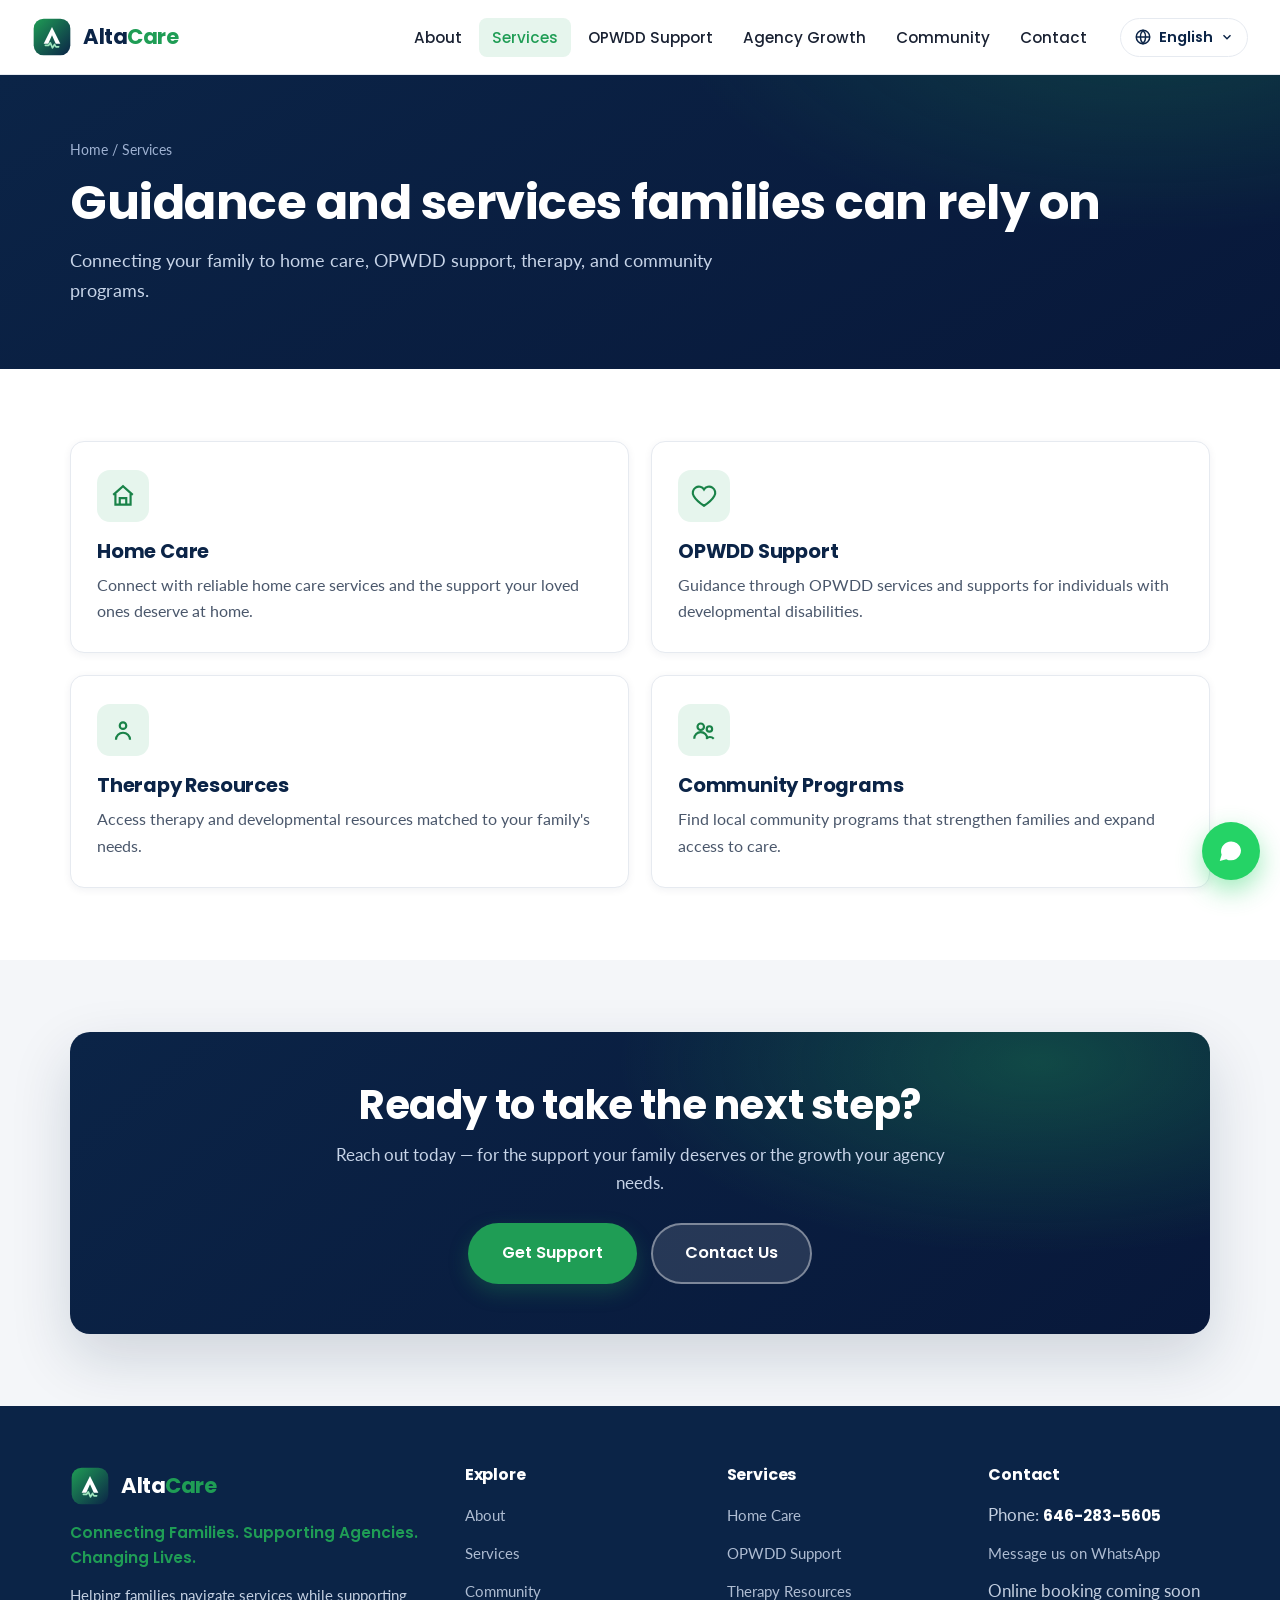
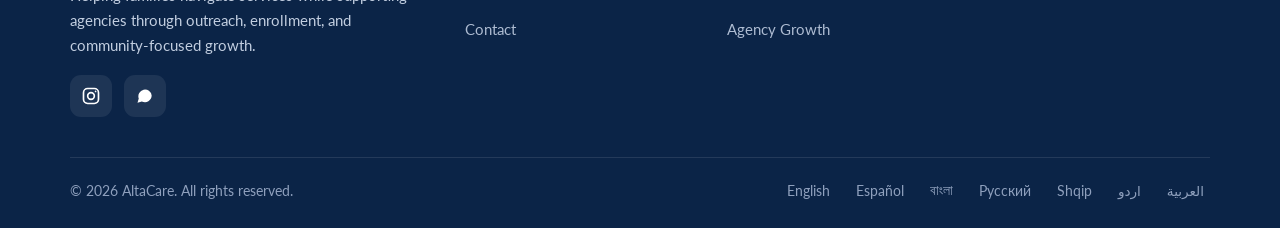
<file: services.html>
<!DOCTYPE html>
<html lang="en">
<head>
  <meta charset="UTF-8" />
  <meta name="viewport" content="width=device-width, initial-scale=1.0" />
  <title>Services for Families — AltaCare</title>
  <meta name="description" content="Home care, OPWDD support, therapy resources, and community programs. AltaCare guides families to the right services with care and clarity." />
  <meta name="theme-color" content="#0B2447" />
  <link rel="canonical" href="https://www.altacare.org/services.html" />
  <link rel="alternate" hreflang="en" href="https://www.altacare.org/services.html?lang=en" />
  <link rel="alternate" hreflang="es" href="https://www.altacare.org/services.html?lang=es" />
  <link rel="alternate" hreflang="bn" href="https://www.altacare.org/services.html?lang=bn" />
  <link rel="alternate" hreflang="ru" href="https://www.altacare.org/services.html?lang=ru" />
  <link rel="alternate" hreflang="sq" href="https://www.altacare.org/services.html?lang=sq" />
  <link rel="alternate" hreflang="ur" href="https://www.altacare.org/services.html?lang=ur" />
  <link rel="alternate" hreflang="ar" href="https://www.altacare.org/services.html?lang=ar" />
  <link rel="alternate" hreflang="x-default" href="https://www.altacare.org/services.html" />
  <meta property="og:type" content="website" />
  <meta property="og:site_name" content="AltaCare" />
  <meta property="og:title" content="Services for Families — AltaCare" />
  <meta property="og:description" content="Home care, OPWDD support, therapy resources, and community programs." />
  <meta property="og:url" content="https://www.altacare.org/services.html" />
  <meta property="og:locale" content="en" />
  <link rel="icon" type="image/svg+xml" href="assets/favicon.svg" />
  <link rel="preconnect" href="https://fonts.googleapis.com" />
  <link rel="preconnect" href="https://fonts.gstatic.com" crossorigin />
  <link href="https://fonts.googleapis.com/css2?family=Poppins:wght@500;600;700&family=Lato:wght@400;700&family=Noto+Sans+Arabic:wght@400;600;700&display=swap" rel="stylesheet" />
  <link rel="stylesheet" href="css/styles.css" />
</head>
<body data-page="services" data-nav="closed">
  <a class="skip-link" href="#main">Skip to content</a>

  <header class="site-header">
    <div class="container header-inner">
      <a class="brand" href="index.html" aria-label="AltaCare home">
        <img class="brand__logo" src="assets/logo.svg" alt="AltaCare" width="40" height="40" />
        <span class="brand__name">Alta<b>Care</b></span>
      </a>
      <nav class="primary-nav" aria-label="Primary">
        <ul>
          <li><a href="index.html#about" data-i18n="nav.about">About</a></li>
          <li><a href="services.html" aria-current="page" data-i18n="nav.services">Services</a></li>
          <li><a href="opwdd.html" data-i18n="nav.opwdd">OPWDD Support</a></li>
          <li><a href="agency-growth.html" data-i18n="nav.agency">Agency Growth</a></li>
          <li><a href="community.html" data-i18n="nav.community">Community</a></li>
          <li><a href="contact.html" data-i18n="nav.contact">Contact</a></li>
        </ul>
      </nav>
      <div class="header-actions">
        <div class="lang" data-open="false">
          <button class="lang__toggle" type="button" aria-haspopup="listbox" aria-expanded="false" aria-label="Select language">
            <svg viewBox="0 0 24 24" fill="none" stroke="currentColor" stroke-width="2" aria-hidden="true"><circle cx="12" cy="12" r="9"/><path d="M3 12h18M12 3c2.5 2.5 3.5 6 3.5 9s-1 6.5-3.5 9c-2.5-2.5-3.5-6-3.5-9s1-6.5 3.5-9z"/></svg>
            <span class="lang__current">English</span>
            <svg class="lang__caret" viewBox="0 0 24 24" fill="none" stroke="currentColor" stroke-width="2.5" aria-hidden="true"><path d="M6 9l6 6 6-6"/></svg>
          </button>
          <div class="lang__menu" role="listbox" aria-label="Languages"></div>
        </div>
        <button class="nav-toggle" type="button" aria-label="Open menu" aria-expanded="false">
          <svg viewBox="0 0 24 24" fill="none" stroke="currentColor" stroke-width="2" aria-hidden="true"><path d="M3 6h18M3 12h18M3 18h18"/></svg>
        </button>
      </div>
    </div>
  </header>

  <main id="main">
    <section class="page-hero">
      <div class="container">
        <p class="breadcrumb"><a href="index.html" data-i18n="breadcrumb.home">Home</a> / <span data-i18n="nav.services">Services</span></p>
        <h1 data-i18n="services.title">Guidance and services families can rely on</h1>
        <p data-i18n="pages.services.lead">Connecting your family to home care, OPWDD support, therapy, and community programs.</p>
      </div>
    </section>

    <section class="section">
      <div class="container">
        <div class="grid grid--2">
          <article class="card">
            <div class="card__icon"><svg viewBox="0 0 24 24" fill="none" stroke="currentColor" stroke-width="2"><path d="M3 11l9-8 9 8"/><path d="M5 10v10h14V10"/><path d="M9 20v-6h6v6"/></svg></div>
            <h3 data-i18n="services.homecare.title">Home Care</h3>
            <p data-i18n="services.homecare.text">Connect with reliable home care services and support at home.</p>
          </article>
          <article class="card">
            <div class="card__icon"><svg viewBox="0 0 24 24" fill="none" stroke="currentColor" stroke-width="2"><path d="M12 21s-7-4.5-9.5-9A5 5 0 0112 6a5 5 0 019.5 6c-2.5 4.5-9.5 9-9.5 9z"/></svg></div>
            <h3 data-i18n="services.opwdd.title">OPWDD Support</h3>
            <p data-i18n="services.opwdd.text">Guidance through OPWDD services and supports.</p>
          </article>
          <article class="card">
            <div class="card__icon"><svg viewBox="0 0 24 24" fill="none" stroke="currentColor" stroke-width="2"><circle cx="12" cy="8" r="3"/><path d="M5.5 21a6.5 6.5 0 0113 0"/></svg></div>
            <h3 data-i18n="services.therapy.title">Therapy Resources</h3>
            <p data-i18n="services.therapy.text">Access therapy and developmental resources for your family.</p>
          </article>
          <article class="card">
            <div class="card__icon"><svg viewBox="0 0 24 24" fill="none" stroke="currentColor" stroke-width="2"><circle cx="9" cy="9" r="3"/><circle cx="17" cy="11" r="2.5"/><path d="M3 20a6 6 0 0112 0"/><path d="M14 20a5 5 0 017 0"/></svg></div>
            <h3 data-i18n="services.community.title">Community Programs</h3>
            <p data-i18n="services.community.text">Find local community programs that strengthen families.</p>
          </article>
        </div>
      </div>
    </section>

    <section class="section section--gray">
      <div class="container">
        <div class="cta-band">
          <h2 data-i18n="cta.title">Ready to take the next step?</h2>
          <p data-i18n="cta.text">Reach out today for the support your family deserves.</p>
          <div class="hero__cta">
            <a class="btn btn--primary btn--lg" href="contact.html" data-i18n="cta.support">Get Support</a>
            <a class="btn btn--light btn--lg" href="contact.html" data-i18n="hero.ctaContact">Contact Us</a>
          </div>
        </div>
      </div>
    </section>
  </main>

  <!--#footer-->
  <footer class="site-footer">
    <div class="container">
      <div class="footer-grid">
        <div class="footer-brand">
          <a class="brand" href="index.html" aria-label="AltaCare home">
            <img class="brand__logo" src="assets/logo.svg" alt="AltaCare" width="38" height="38" />
            <span class="brand__name">Alta<b style="color:var(--green)">Care</b></span>
          </a>
          <p class="footer-brand__slogan" data-i18n="footer.slogan">Connecting Families. Supporting Agencies. Changing Lives.</p>
          <p data-i18n="footer.blurb">Helping families navigate services while supporting agencies through outreach, enrollment, and community-focused growth.</p>
          <div class="social">
            <a href="https://instagram.com/" target="_blank" rel="noopener" aria-label="Instagram"><svg viewBox="0 0 24 24" fill="none" stroke="currentColor" stroke-width="2"><rect x="3" y="3" width="18" height="18" rx="5"/><circle cx="12" cy="12" r="4"/><circle cx="17.5" cy="6.5" r="1" fill="currentColor" stroke="none"/></svg></a>
            <a data-whatsapp="Hello AltaCare, I'd like to learn more." aria-label="WhatsApp"><svg viewBox="0 0 24 24" fill="currentColor"><path d="M20 11.5a8 8 0 01-11.8 7L3 20l1.5-5A8 8 0 1120 11.5z"/></svg></a>
          </div>
        </div>
        <div class="footer-col"><h4 data-i18n="footer.exploreTitle">Explore</h4><ul>
          <li><a href="index.html#about" data-i18n="nav.about">About</a></li>
          <li><a href="services.html" data-i18n="nav.services">Services</a></li>
          <li><a href="community.html" data-i18n="nav.community">Community</a></li>
          <li><a href="contact.html" data-i18n="nav.contact">Contact</a></li>
        </ul></div>
        <div class="footer-col"><h4 data-i18n="footer.servicesTitle">Services</h4><ul>
          <li><a href="services.html" data-i18n="services.homecare.title">Home Care</a></li>
          <li><a href="opwdd.html" data-i18n="nav.opwdd">OPWDD Support</a></li>
          <li><a href="services.html" data-i18n="services.therapy.title">Therapy Resources</a></li>
          <li><a href="agency-growth.html" data-i18n="nav.agency">Agency Growth</a></li>
        </ul></div>
        <div class="footer-col"><h4 data-i18n="footer.contactTitle">Contact</h4><ul>
          <li><span data-i18n="footer.phoneLabel">Phone</span>: <a class="footer-phone" href="tel:+16462835605">646-283-5605</a></li>
          <li><a data-whatsapp="Hello AltaCare, I'd like to learn more." data-i18n="contact.whatsappValue">Message us on WhatsApp</a></li>
          <li><span data-i18n="footer.bookingSoon">Online booking coming soon</span></li>
        </ul></div>
      </div>
      <div class="footer-bottom">
        <span>© <span data-year>2026</span> AltaCare. <span data-i18n="footer.rights">All rights reserved.</span></span>
        <div class="footer-langs" aria-label="Choose language">
          <button type="button" data-lang="en">English</button>
          <button type="button" data-lang="es">Español</button>
          <button type="button" data-lang="bn">বাংলা</button>
          <button type="button" data-lang="ru">Русский</button>
          <button type="button" data-lang="sq">Shqip</button>
          <button type="button" data-lang="ur">اردو</button>
          <button type="button" data-lang="ar">العربية</button>
        </div>
      </div>
    </div>
  </footer>

  <a class="whatsapp-float" data-whatsapp="Hello AltaCare, I'd like to learn more." aria-label="Chat on WhatsApp"><svg viewBox="0 0 24 24" fill="currentColor"><path d="M20 11.5a8 8 0 01-11.8 7L3 20l1.5-5A8 8 0 1120 11.5z"/></svg></a>

  <script src="js/i18n/en.js"></script>
  <script src="js/i18n/es.js"></script>
  <script src="js/i18n/bn.js"></script>
  <script src="js/i18n/ru.js"></script>
  <script src="js/i18n/sq.js"></script>
  <script src="js/i18n/ur.js"></script>
  <script src="js/i18n/ar.js"></script>
  <script src="js/i18n.js"></script>
  <script src="js/main.js"></script>
</body>
</html>
</file>
<file: css/styles.css>
/* =========================================================================
   AltaCare — Global Stylesheet
   "Connecting Families. Supporting Agencies. Changing Lives."
   Plain CSS, mobile-first. No build step.
   ========================================================================= */

/* ---------- Design Tokens ---------- */
:root {
  --navy:        #0B2447;
  --navy-700:    #102e5c;
  --navy-500:    #1c4a8a;
  --green:       #1F9D55;
  --green-600:   #198248;
  --green-100:   #e6f5ed;
  --white:       #ffffff;
  --gray:        #f4f6f9;
  --gray-200:    #e6eaf0;
  --gray-400:    #aab4c4;
  --ink:         #1a2233;
  --ink-soft:    #4a576b;
  --gold:        #d8b46a;

  --radius:      14px;
  --radius-sm:   10px;
  --shadow-sm:   0 2px 8px rgba(11, 36, 71, 0.06);
  --shadow-md:   0 10px 30px rgba(11, 36, 71, 0.10);
  --shadow-lg:   0 24px 60px rgba(11, 36, 71, 0.16);

  --container:   1180px;
  --header-h:    74px;

  --font-head:   "Poppins", "Montserrat", system-ui, sans-serif;
  --font-body:   "Lato", system-ui, -apple-system, Segoe UI, Roboto, sans-serif;

  --ease:        cubic-bezier(0.22, 1, 0.36, 1);
}

/* ---------- Reset ---------- */
*, *::before, *::after { box-sizing: border-box; }
* { margin: 0; }
html { scroll-behavior: smooth; -webkit-text-size-adjust: 100%; }
body {
  font-family: var(--font-body);
  color: var(--ink);
  background: var(--white);
  line-height: 1.65;
  font-size: 17px;
  text-rendering: optimizeLegibility;
  -webkit-font-smoothing: antialiased;
}
img, svg { display: block; max-width: 100%; }
a { color: inherit; text-decoration: none; }
ul { list-style: none; padding: 0; }
button { font-family: inherit; cursor: pointer; }

h1, h2, h3, h4 {
  font-family: var(--font-head);
  color: var(--navy);
  line-height: 1.18;
  font-weight: 700;
  letter-spacing: -0.01em;
}

:focus-visible {
  outline: 3px solid var(--green);
  outline-offset: 2px;
  border-radius: 4px;
}

/* ---------- Layout helpers ---------- */
.container {
  width: 100%;
  max-width: var(--container);
  margin-inline: auto;
  padding-inline: 20px;
}
.section { padding: 72px 0; }
.section--gray { background: var(--gray); }
.section--navy { background: var(--navy); color: #dce5f2; }
.section--navy h2, .section--navy h3 { color: #fff; }

/* Services section ("Guidance and services families can rely on") — soft
   photographic backdrop kept light so the navy heading and white cards stay
   crisp and readable. */
#services {
  position: relative;
  isolation: isolate;
  overflow: hidden;
}
#services::before {
  content: "";
  position: absolute; inset: 0;
  z-index: -2;
  background: url("../images/health.jpg") center / cover no-repeat;
  opacity: .5;
}
#services::after {
  content: "";
  position: absolute; inset: 0;
  z-index: -1;
  /* lighter wash so the photo shows through clearly, with a faint brand tint */
  background:
    radial-gradient(900px 480px at 88% 8%, rgba(31,157,85,.12), transparent 60%),
    linear-gradient(180deg, rgba(244,246,249,.62) 0%, rgba(244,246,249,.5) 50%, rgba(244,246,249,.68) 100%);
}

.eyebrow {
  display: inline-block;
  font-family: var(--font-head);
  font-weight: 600;
  font-size: 0.78rem;
  letter-spacing: 0.16em;
  text-transform: uppercase;
  color: var(--green);
  margin-bottom: 14px;
}
.section__head { max-width: 720px; margin-bottom: 44px; }
.section__head--center { margin-inline: auto; text-align: center; }
.section h2 { font-size: clamp(1.7rem, 4vw, 2.5rem); }
.lead { font-size: 1.12rem; color: var(--ink-soft); }

.skip-link {
  position: absolute;
  left: -999px;
  top: 0;
  background: var(--green);
  color: #fff;
  padding: 10px 16px;
  z-index: 1200;
  border-radius: 0 0 8px 0;
}
.skip-link:focus { left: 0; }

/* ---------- Buttons ---------- */
.btn {
  display: inline-flex;
  align-items: center;
  gap: 8px;
  font-family: var(--font-head);
  font-weight: 600;
  font-size: 0.97rem;
  padding: 13px 26px;
  border-radius: 999px;
  border: 2px solid transparent;
  transition: transform .2s var(--ease), box-shadow .2s var(--ease), background .2s, color .2s;
  white-space: nowrap;
}
.btn:hover { transform: translateY(-2px); }
.btn--primary { background: var(--green); color: #fff; box-shadow: 0 8px 20px rgba(31,157,85,.28); }
.btn--primary:hover { background: var(--green-600); }
.btn--navy { background: var(--navy); color: #fff; }
.btn--navy:hover { background: var(--navy-700); }
.btn--ghost { background: transparent; color: var(--navy); border-color: var(--gray-200); }
.btn--ghost:hover { border-color: var(--green); color: var(--green); }
.btn--light { background: rgba(255,255,255,.12); color: #fff; border-color: rgba(255,255,255,.4); }
.btn--light:hover { background: rgba(255,255,255,.22); }
.btn--lg { padding: 15px 32px; font-size: 1.02rem; }

/* ---------- Header ---------- */
.site-header {
  position: sticky;
  top: 0;
  z-index: 1000;
  background: rgba(255,255,255,.92);
  backdrop-filter: saturate(180%) blur(12px);
  border-bottom: 1px solid var(--gray-200);
}
.header-inner {
  display: flex;
  align-items: center;
  gap: 20px;
  height: var(--header-h);
}
/* Header runs full width so the logo sits in the true left corner (and the
   nav/language sit in the right corner) instead of inside the centered
   content column. */
.site-header .header-inner {
  max-width: none;
  padding-inline: clamp(16px, 3vw, 32px);
}
/* Logo pinned to the start corner; the auto margin pushes everything else
   (nav + language + menu) to the opposite corner. Works in LTR, RTL, and when
   the mobile nav detaches from the flow. */
.brand {
  display: flex;
  align-items: center;
  gap: 11px;
  font-family: var(--font-head);
  flex: 0 0 auto;
  margin-inline-end: auto;
}
.brand__logo { height: 40px; width: auto; }
.brand__name { font-weight: 700; font-size: 1.32rem; color: var(--navy); letter-spacing: -.02em; white-space: nowrap; }
.brand__name b { color: var(--green); }

.primary-nav ul { display: flex; align-items: center; gap: 4px; }
.primary-nav a {
  font-family: var(--font-head);
  font-weight: 500;
  font-size: 0.95rem;
  color: var(--ink);
  padding: 9px 13px;
  border-radius: 8px;
  transition: color .2s, background .2s;
}
.primary-nav a:hover, .primary-nav a[aria-current="page"] { color: var(--green); background: var(--green-100); }

.header-actions { display: flex; align-items: center; gap: 12px; }

/* ---------- Language selector ---------- */
.lang {
  position: relative;
  font-family: var(--font-head);
}
.lang__toggle {
  display: inline-flex;
  align-items: center;
  gap: 7px;
  background: var(--white);
  border: 1px solid var(--gray-200);
  border-radius: 999px;
  padding: 8px 13px;
  font-weight: 600;
  font-size: 0.9rem;
  color: var(--navy);
  transition: border-color .2s, box-shadow .2s;
}
.lang__toggle:hover { border-color: var(--green); }
.lang__toggle svg { width: 18px; height: 18px; }
.lang__current { min-width: 1ch; }
.lang__caret { width: 14px !important; height: 14px !important; transition: transform .2s; }
.lang[data-open="true"] .lang__caret { transform: rotate(180deg); }

.lang__menu {
  position: absolute;
  right: 0;
  top: calc(100% + 10px);
  min-width: 190px;
  background: #fff;
  border: 1px solid var(--gray-200);
  border-radius: var(--radius-sm);
  box-shadow: var(--shadow-md);
  padding: 6px;
  display: none;
  z-index: 1100;
}
.lang[data-open="true"] .lang__menu { display: block; animation: pop .18s var(--ease); }
.lang__menu button {
  display: flex;
  align-items: center;
  gap: 10px;
  width: 100%;
  text-align: left;
  background: none;
  border: 0;
  padding: 10px 12px;
  border-radius: 8px;
  font-family: var(--font-head);
  font-size: 0.95rem;
  font-weight: 500;
  color: var(--ink);
  transition: background .15s;
}
.lang__menu button:hover { background: var(--gray); }
.lang__menu button[aria-selected="true"] { color: var(--green); font-weight: 700; background: var(--green-100); }
.lang__flag { font-size: 1.1rem; line-height: 1; }

@keyframes pop { from { opacity: 0; transform: translateY(-6px); } to { opacity: 1; transform: translateY(0); } }

/* ---------- Mobile nav toggle ---------- */
.nav-toggle {
  display: none;
  width: 44px; height: 44px;
  border: 1px solid var(--gray-200);
  border-radius: 10px;
  background: #fff;
  align-items: center;
  justify-content: center;
}
.nav-toggle svg { width: 22px; height: 22px; color: var(--navy); }

/* ---------- Hero ---------- */
.hero {
  position: relative;
  isolation: isolate;            /* own stacking context for blended layers */
  color: #eaf1fb;
  background:
    radial-gradient(1100px 520px at 82% -8%, rgba(31,157,85,.34), transparent 60%),
    radial-gradient(900px 520px at 6% 112%, rgba(28,74,138,.55), transparent 55%),
    linear-gradient(160deg, var(--navy) 0%, #08183a 100%);
  overflow: hidden;
}
/* Photo layer — tinted to the brand tone and faded out behind the text so it
   reads as part of the navy theme rather than a pasted-on picture. */
.hero::before {
  content: "";
  position: absolute; inset: 0;
  z-index: -1;
  background: url("../images/heroimg.jpg") center right / cover no-repeat;
  filter: saturate(.8) contrast(1.04) brightness(.95);
  mix-blend-mode: luminosity;    /* keeps the navy hue, drops the photo's own colors */
  opacity: .55;
  /* visible on the right, gently fading to nothing on the left where the copy sits */
  -webkit-mask-image: linear-gradient(100deg, transparent 0%, transparent 30%, rgba(0,0,0,.55) 62%, #000 100%);
          mask-image: linear-gradient(100deg, transparent 0%, transparent 30%, rgba(0,0,0,.55) 62%, #000 100%);
  pointer-events: none;
}
/* Dot texture + soft vignette to fuse everything and lift the text. */
.hero::after {
  content: "";
  position: absolute; inset: 0;
  z-index: -1;
  background-image:
    radial-gradient(120% 90% at 50% 50%, transparent 55%, rgba(5,16,38,.55) 100%),
    radial-gradient(rgba(255,255,255,.05) 1px, transparent 1px);
  background-size: 100% 100%, 22px 22px;
  opacity: .9;
  pointer-events: none;
}

@media (max-width: 700px) {
  /* On narrow screens the copy spans the full width, so let the photo sit
     lower-right and dim it further to guarantee contrast. */
  .hero::before {
    background-position: center right -40px;
    opacity: .4;
    -webkit-mask-image: linear-gradient(180deg, transparent 0%, rgba(0,0,0,.5) 55%, #000 100%);
            mask-image: linear-gradient(180deg, transparent 0%, rgba(0,0,0,.5) 55%, #000 100%);
  }
}
.hero__inner {
  position: relative;
  z-index: 1;
  padding: 86px 0 96px;
  max-width: 820px;
}
.hero__brand {
  font-family: var(--font-head);
  font-weight: 700;
  font-size: clamp(2rem, 6vw, 3rem);
  color: #fff;
  letter-spacing: -.02em;
  margin-bottom: 6px;
}
.hero__slogan {
  font-family: var(--font-head);
  font-weight: 700;
  font-size: clamp(1.6rem, 5vw, 2.9rem);
  line-height: 1.12;
  color: #fff;
  margin-bottom: 22px;
  letter-spacing: -.02em;
}
.hero__slogan span { color: var(--green); }
.hero__text { font-size: 1.15rem; color: #c7d4e8; max-width: 640px; margin-bottom: 34px; }
.hero__cta { display: flex; flex-wrap: wrap; gap: 14px; }
.hero__badges { display: flex; flex-wrap: wrap; gap: 22px; margin-top: 42px; color: #b9c7df; font-size: .92rem; }
.hero__badge { display: flex; align-items: center; gap: 8px; }
.hero__badge svg { width: 18px; height: 18px; color: var(--green); }

/* ---------- Statement band ---------- */
.statement {
  background: var(--green);
  color: #fff;
  text-align: center;
  padding: 40px 0;
}
.statement p {
  font-family: var(--font-head);
  font-weight: 600;
  font-size: clamp(1.15rem, 2.6vw, 1.6rem);
  max-width: 940px;
  margin-inline: auto;
  line-height: 1.4;
}

/* ---------- Cards grid ---------- */
.grid { display: grid; gap: 22px; }
.grid--2 { grid-template-columns: 1fr; }
.grid--3 { grid-template-columns: 1fr; }
.grid--4 { grid-template-columns: 1fr; }

.card {
  background: #fff;
  border: 1px solid var(--gray-200);
  border-radius: var(--radius);
  padding: 28px 26px;
  box-shadow: var(--shadow-sm);
  transition: transform .25s var(--ease), box-shadow .25s var(--ease), border-color .25s;
}
.card:hover { transform: translateY(-4px); box-shadow: var(--shadow-md); border-color: #d7e7dd; }
.card__icon {
  width: 52px; height: 52px;
  border-radius: 13px;
  display: grid; place-items: center;
  background: var(--green-100);
  color: var(--green-600);
  margin-bottom: 18px;
}
.card__icon svg { width: 26px; height: 26px; }
.card h3 { font-size: 1.22rem; margin-bottom: 9px; }
.card p { color: var(--ink-soft); font-size: .99rem; }

/* ---------- About / split sections ---------- */
.split { display: grid; gap: 40px; align-items: center; grid-template-columns: 1fr; }
.split__media {
  border-radius: var(--radius);
  background: linear-gradient(155deg, var(--navy-500), var(--navy));
  min-height: 320px;
  position: relative;
  overflow: hidden;
  box-shadow: var(--shadow-md);
  display: grid; place-items: center;
  color: #fff;
  padding: 30px;
}
.split__media .stat-row { display: flex; gap: 30px; flex-wrap: wrap; justify-content: center; }
.stat { text-align: center; }
.stat__num { font-family: var(--font-head); font-weight: 700; font-size: 2.4rem; color: #fff; }
.stat__label { font-size: .85rem; color: #b9c7df; letter-spacing: .03em; }

.checklist { display: grid; gap: 12px; margin-top: 22px; }
.checklist li { display: flex; gap: 12px; align-items: flex-start; color: var(--ink-soft); }
.checklist svg { width: 22px; height: 22px; color: var(--green); flex: none; margin-top: 2px; }

/* ---------- Testimonials ---------- */
.testimonial {
  background: #fff;
  border: 1px solid var(--gray-200);
  border-radius: var(--radius);
  padding: 28px;
  box-shadow: var(--shadow-sm);
}
.testimonial__stars { color: var(--gold); letter-spacing: 2px; margin-bottom: 12px; }
.testimonial__quote { font-size: 1.04rem; color: var(--ink); font-style: italic; margin-bottom: 18px; }
.testimonial__who { display: flex; align-items: center; gap: 12px; }
.testimonial__avatar {
  width: 44px; height: 44px; border-radius: 50%;
  background: var(--green-100); color: var(--green-600);
  display: grid; place-items: center; font-family: var(--font-head); font-weight: 700;
}
.testimonial__name { font-family: var(--font-head); font-weight: 600; color: var(--navy); font-size: .98rem; }
.testimonial__role { font-size: .85rem; color: var(--ink-soft); }
.note-pill {
  display: inline-block;
  background: #fff5e1;
  color: #9a6b00;
  border: 1px solid #f0dcaf;
  font-size: .78rem;
  padding: 4px 12px;
  border-radius: 999px;
  margin-top: 8px;
}

/* ---------- CTA band ---------- */
.cta-band {
  background:
    radial-gradient(700px 320px at 85% 10%, rgba(31,157,85,.35), transparent 60%),
    linear-gradient(140deg, var(--navy), #08183a);
  color: #fff;
  border-radius: 20px;
  padding: 50px;
  text-align: center;
  box-shadow: var(--shadow-lg);
}
.cta-band h2 { color: #fff; margin-bottom: 12px; }
.cta-band p { color: #c7d4e8; max-width: 620px; margin: 0 auto 26px; }
.cta-band .hero__cta { justify-content: center; }

/* ---------- Contact / Form ---------- */
.contact-grid { display: grid; gap: 36px; grid-template-columns: 1fr; }
.contact-info { display: grid; gap: 20px; align-content: start; }
.contact-item { display: flex; gap: 14px; align-items: flex-start; }
.contact-item__icon {
  width: 46px; height: 46px; border-radius: 12px; flex: none;
  background: var(--green-100); color: var(--green-600);
  display: grid; place-items: center;
}
.contact-item__icon svg { width: 22px; height: 22px; }
.contact-item h4 { font-size: 1rem; margin-bottom: 2px; }
.contact-item a, .contact-item p { color: var(--ink-soft); }
.contact-item a:hover { color: var(--green); }

.form {
  background: #fff;
  border: 1px solid var(--gray-200);
  border-radius: var(--radius);
  padding: 30px;
  box-shadow: var(--shadow-md);
}
.form__row { display: grid; gap: 16px; grid-template-columns: 1fr; margin-bottom: 16px; }
.field { display: flex; flex-direction: column; gap: 7px; }
.field label { font-family: var(--font-head); font-weight: 600; font-size: .88rem; color: var(--navy); }
.field input, .field textarea, .field select {
  font-family: var(--font-body);
  font-size: 1rem;
  padding: 12px 14px;
  border: 1.5px solid var(--gray-200);
  border-radius: 10px;
  background: var(--gray);
  color: var(--ink);
  transition: border-color .2s, background .2s, box-shadow .2s;
}
.field input:focus, .field textarea:focus, .field select:focus {
  outline: none;
  border-color: var(--green);
  background: #fff;
  box-shadow: 0 0 0 4px rgba(31,157,85,.12);
}
.field textarea { resize: vertical; min-height: 130px; }
.form__submit { width: 100%; justify-content: center; }
.form__status { margin-top: 14px; padding: 12px 16px; border-radius: 10px; font-size: .95rem; display: none; }
.form__status--ok { display: block; background: var(--green-100); color: var(--green-600); border: 1px solid #bfe6cd; }
.form__status--err { display: block; background: #fdecec; color: #b3261e; border: 1px solid #f3c3c0; }
.form__hint { font-size: .82rem; color: var(--ink-soft); margin-top: 10px; }

/* ---------- Page hero (inner pages) ---------- */
.page-hero {
  background:
    radial-gradient(800px 360px at 90% -20%, rgba(31,157,85,.25), transparent 60%),
    linear-gradient(150deg, var(--navy), #08183a);
  color: #fff;
  padding: 64px 0;
}
.page-hero .breadcrumb { color: #9fb2d2; font-size: .85rem; margin-bottom: 14px; }
.page-hero .breadcrumb a:hover { color: #fff; }
.page-hero h1 { color: #fff; font-size: clamp(2rem, 5vw, 3rem); margin-bottom: 14px; }
.page-hero p { color: #c7d4e8; max-width: 660px; font-size: 1.12rem; }

/* ---------- Footer ---------- */
.site-footer { background: var(--navy); color: #c2cee0; padding: 60px 0 26px; }
.footer-grid { display: grid; gap: 40px; grid-template-columns: 1fr; }
.footer-brand .brand__name { color: #fff; }
.footer-brand__slogan { font-family: var(--font-head); font-weight: 600; color: var(--green); margin: 14px 0 12px; }
.footer-brand p { font-size: .96rem; max-width: 360px; }
.footer-col h4 { color: #fff; font-size: 1rem; margin-bottom: 16px; }
.footer-col ul { display: grid; gap: 10px; }
.footer-col a { font-size: .95rem; color: #aebcd2; transition: color .2s; }
.footer-col a:hover { color: var(--green); }
.footer-phone { font-family: var(--font-head); font-weight: 700; font-size: 1.25rem; color: #fff !important; }
.social { display: flex; gap: 12px; margin-top: 16px; }
.social a {
  width: 42px; height: 42px; border-radius: 11px;
  background: rgba(255,255,255,.08);
  display: grid; place-items: center;
  transition: background .2s, transform .2s;
}
.social a:hover { background: var(--green); transform: translateY(-2px); }
.social svg { width: 20px; height: 20px; color: #fff; }
.footer-bottom {
  margin-top: 40px; padding-top: 22px;
  border-top: 1px solid rgba(255,255,255,.1);
  display: flex; flex-wrap: wrap; gap: 14px; justify-content: space-between;
  font-size: .85rem; color: #8fa0bd;
}
.footer-langs { display: flex; flex-wrap: wrap; gap: 14px; }
.footer-langs button { background: none; border: 0; color: #8fa0bd; font-size: .85rem; }
.footer-langs button:hover { color: var(--green); }

/* ---------- Floating WhatsApp ---------- */
.whatsapp-float {
  position: fixed;
  right: 20px; bottom: 20px;
  z-index: 900;
  width: 58px; height: 58px;
  border-radius: 50%;
  background: #25D366;
  display: grid; place-items: center;
  box-shadow: 0 10px 26px rgba(37,211,102,.45);
  transition: transform .2s var(--ease);
}
.whatsapp-float:hover { transform: scale(1.07); }
.whatsapp-float svg { width: 30px; height: 30px; color: #fff; }

/* ---------- Coming soon stub ---------- */
.soon { text-align: center; padding: 70px 0; }
.soon .note-pill { margin-bottom: 16px; }

/* ---------- Utilities ---------- */
.text-center { text-align: center; }
.mt-0 { margin-top: 0; }
[hidden] { display: none !important; }

/* =========================================================================
   Responsive — tablet & up
   ========================================================================= */
@media (min-width: 700px) {
  .grid--2 { grid-template-columns: 1fr 1fr; }
  .grid--3 { grid-template-columns: repeat(2, 1fr); }
  .grid--4 { grid-template-columns: repeat(2, 1fr); }
  .form__row--2 { grid-template-columns: 1fr 1fr; }
}
@media (min-width: 960px) {
  .grid--3 { grid-template-columns: repeat(3, 1fr); }
  .grid--4 { grid-template-columns: repeat(4, 1fr); }
  .split { grid-template-columns: 1.05fr .95fr; gap: 56px; }
  .split--reverse .split__media { order: 2; }
  .contact-grid { grid-template-columns: .9fr 1.1fr; }
  .footer-grid { grid-template-columns: 1.6fr 1fr 1fr 1fr; }
}

/* =========================================================================
   Mobile navigation (below 940px)
   ========================================================================= */
@media (max-width: 939px) {
  .nav-toggle { display: inline-flex; }
  .primary-nav {
    position: fixed;
    inset: var(--header-h) 0 auto 0;
    background: #fff;
    border-bottom: 1px solid var(--gray-200);
    box-shadow: var(--shadow-md);
    transform: translateY(-12px);
    opacity: 0;
    pointer-events: none;
    transition: opacity .2s, transform .2s;
    margin: 0;
  }
  body[data-nav="open"] .primary-nav { opacity: 1; transform: translateY(0); pointer-events: auto; }
  .primary-nav ul { flex-direction: column; align-items: stretch; gap: 2px; padding: 12px; }
  .primary-nav a { padding: 13px 14px; font-size: 1.05rem; }
}

/* =========================================================================
   Motion preferences
   ========================================================================= */
@media (prefers-reduced-motion: reduce) {
  html { scroll-behavior: auto; }
  *, *::before, *::after { animation-duration: .001ms !important; transition-duration: .001ms !important; }
}

/* =========================================================================
   RTL — Arabic (ar) & Urdu (ur)
   The i18n engine sets <html dir="rtl">. Flexbox/grid flow flips
   automatically; below we fix absolutely-positioned and edge-anchored items.
   ========================================================================= */
[dir="rtl"] body,
[dir="rtl"] h1, [dir="rtl"] h2, [dir="rtl"] h3, [dir="rtl"] h4 {
  font-family: "Noto Sans Arabic", "Segoe UI", Tahoma, var(--font-body);
}
[dir="rtl"] .hero__brand,
[dir="rtl"] .hero__slogan,
[dir="rtl"] .footer-brand__slogan,
[dir="rtl"] .brand__name { font-family: "Noto Sans Arabic", "Segoe UI", Tahoma, sans-serif; }

/* Language menu anchors to the opposite edge */
[dir="rtl"] .lang__menu { right: auto; left: 0; }

/* Floating WhatsApp moves to the bottom-left */
[dir="rtl"] .whatsapp-float { right: auto; left: 20px; }

/* Skip link */
[dir="rtl"] .skip-link { left: auto; right: -999px; border-radius: 0 0 0 8px; }
[dir="rtl"] .skip-link:focus { right: 0; left: auto; }

/* Mobile nav panel keeps full width (already inset 0); nothing to flip */

/* Stars render left-to-right regardless of direction */
[dir="rtl"] .testimonial__stars { direction: ltr; text-align: right; }

/* Keep brand wordmark and phone numbers in logical LTR form */
[dir="rtl"] .footer-phone,
[dir="rtl"] .hero__badge,
[dir="rtl"] .checklist li { /* icons sit to the right of text automatically via flex */ }
[dir="rtl"] a[href^="tel:"] { direction: ltr; unicode-bidi: embed; display: inline-block; }
</file>
